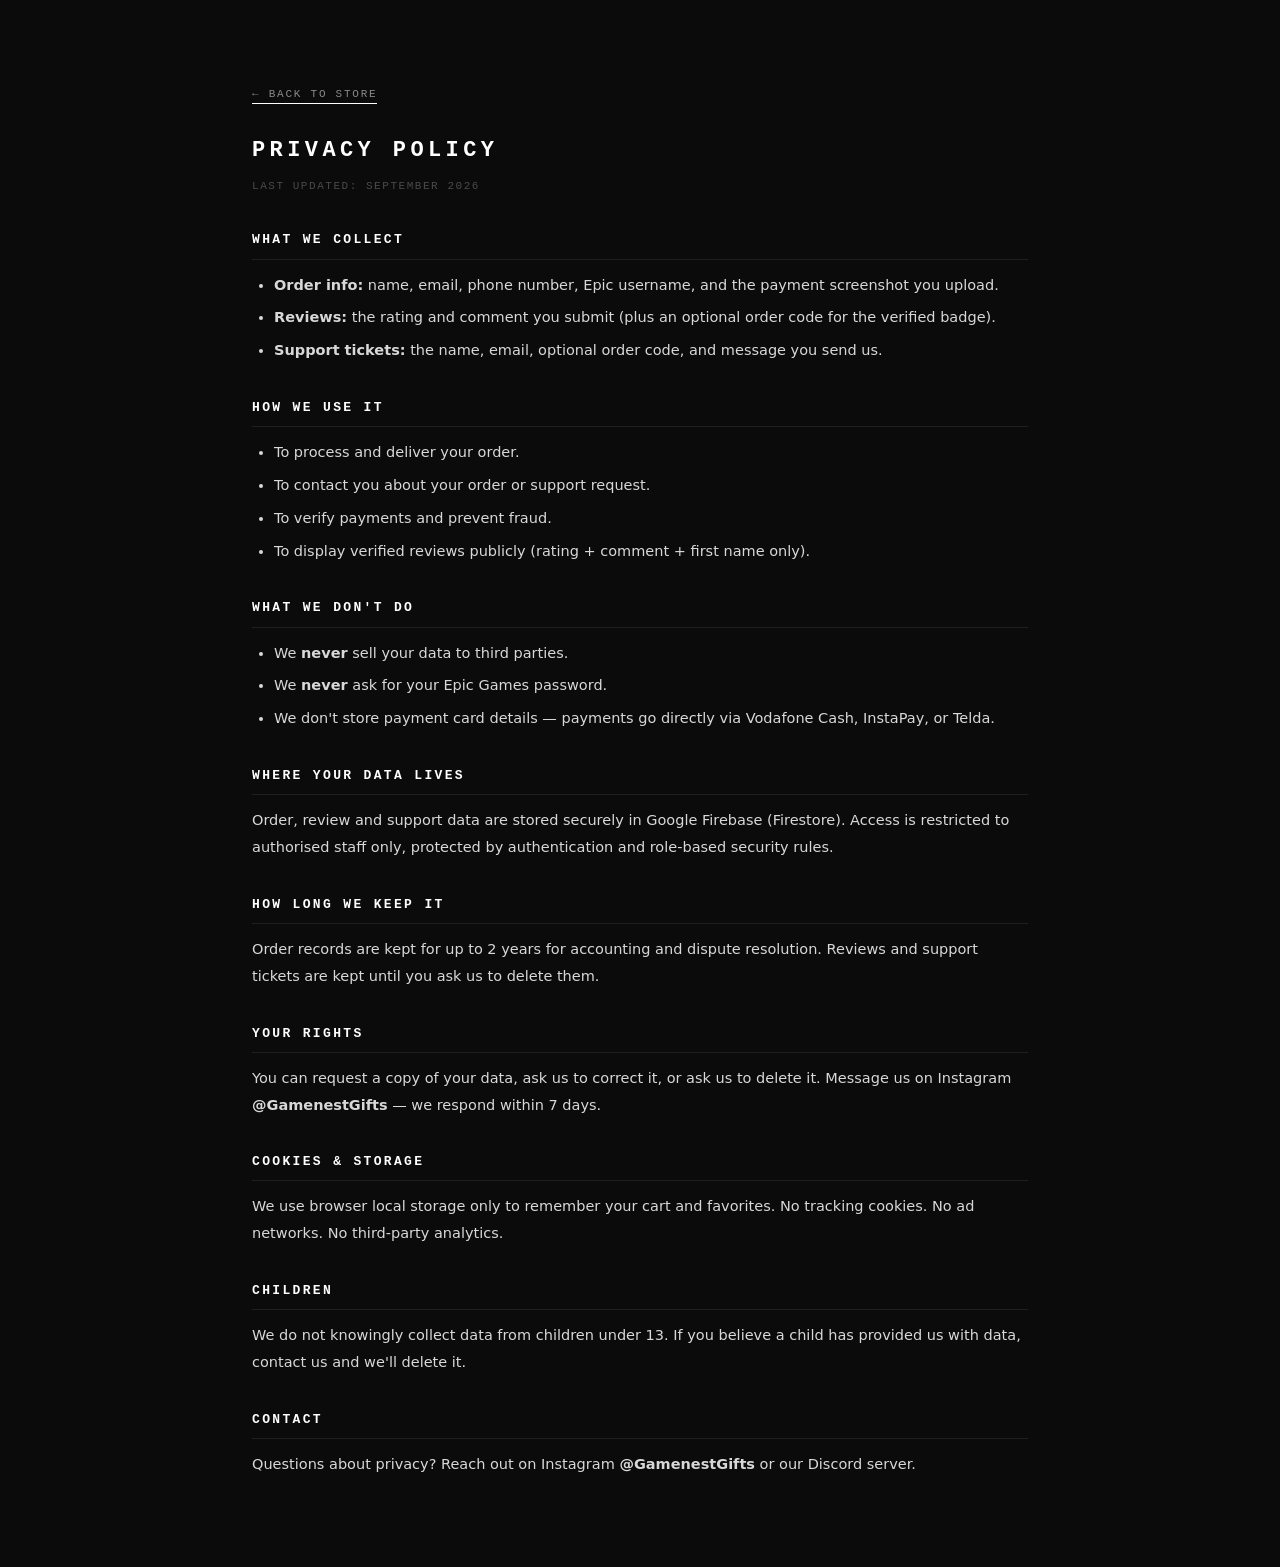
<file: privacy.html>
<!DOCTYPE html>
<html lang="en">
<head>
<meta charset="utf-8">
<meta name="viewport" content="width=device-width,initial-scale=1">
<title>Privacy Policy · GAMENEST</title>
<meta name="robots" content="noindex,follow">
<link rel="icon" type="image/png" href="favicon.png">
<link rel="stylesheet" href="style.css">
<style>
body{padding:80px 22px;max-width:820px;margin:0 auto}
h1{font-family:ui-monospace,monospace;font-size:22px;letter-spacing:.2em;text-transform:uppercase;margin-bottom:8px;color:#fff}
h2{font-family:ui-monospace,monospace;font-size:13px;letter-spacing:.18em;text-transform:uppercase;color:#fff;margin:34px 0 12px;padding-bottom:8px;border-bottom:1px solid #1f1f1f}
p,li{color:#d8d8d8;line-height:1.85;font-size:14.5px;margin-bottom:10px}
ul{padding-left:22px;list-style:disc}
li{margin-bottom:6px}
a{color:#fff;border-bottom:1px solid #fff}
.back{font-family:ui-monospace,monospace;font-size:11px;letter-spacing:.16em;text-transform:uppercase;color:#8a8a8a;display:inline-block;margin-bottom:30px}
.back:hover{color:#fff}
.updated{font-family:ui-monospace,monospace;font-size:11px;color:#4a4a4a;letter-spacing:.14em;text-transform:uppercase;margin-bottom:32px}
</style>
</head>
<body>
<a href="/" class="back">← Back to store</a>
<h1>Privacy Policy</h1>
<p class="updated">Last updated: September 2026</p>

<h2>What we collect</h2>
<ul>
  <li><b>Order info:</b> name, email, phone number, Epic username, and the payment screenshot you upload.</li>
  <li><b>Reviews:</b> the rating and comment you submit (plus an optional order code for the verified badge).</li>
  <li><b>Support tickets:</b> the name, email, optional order code, and message you send us.</li>
</ul>

<h2>How we use it</h2>
<ul>
  <li>To process and deliver your order.</li>
  <li>To contact you about your order or support request.</li>
  <li>To verify payments and prevent fraud.</li>
  <li>To display verified reviews publicly (rating + comment + first name only).</li>
</ul>

<h2>What we don't do</h2>
<ul>
  <li>We <b>never</b> sell your data to third parties.</li>
  <li>We <b>never</b> ask for your Epic Games password.</li>
  <li>We don't store payment card details — payments go directly via Vodafone Cash, InstaPay, or Telda.</li>
</ul>

<h2>Where your data lives</h2>
<p>Order, review and support data are stored securely in Google Firebase (Firestore). Access is restricted to authorised staff only, protected by authentication and role-based security rules.</p>

<h2>How long we keep it</h2>
<p>Order records are kept for up to 2 years for accounting and dispute resolution. Reviews and support tickets are kept until you ask us to delete them.</p>

<h2>Your rights</h2>
<p>You can request a copy of your data, ask us to correct it, or ask us to delete it. Message us on Instagram <b>@GamenestGifts</b> — we respond within 7 days.</p>

<h2>Cookies &amp; storage</h2>
<p>We use browser local storage only to remember your cart and favorites. No tracking cookies. No ad networks. No third-party analytics.</p>

<h2>Children</h2>
<p>We do not knowingly collect data from children under 13. If you believe a child has provided us with data, contact us and we'll delete it.</p>

<h2>Contact</h2>
<p>Questions about privacy? Reach out on Instagram <b>@GamenestGifts</b> or our Discord server.</p>
</body>
</html>
</file>
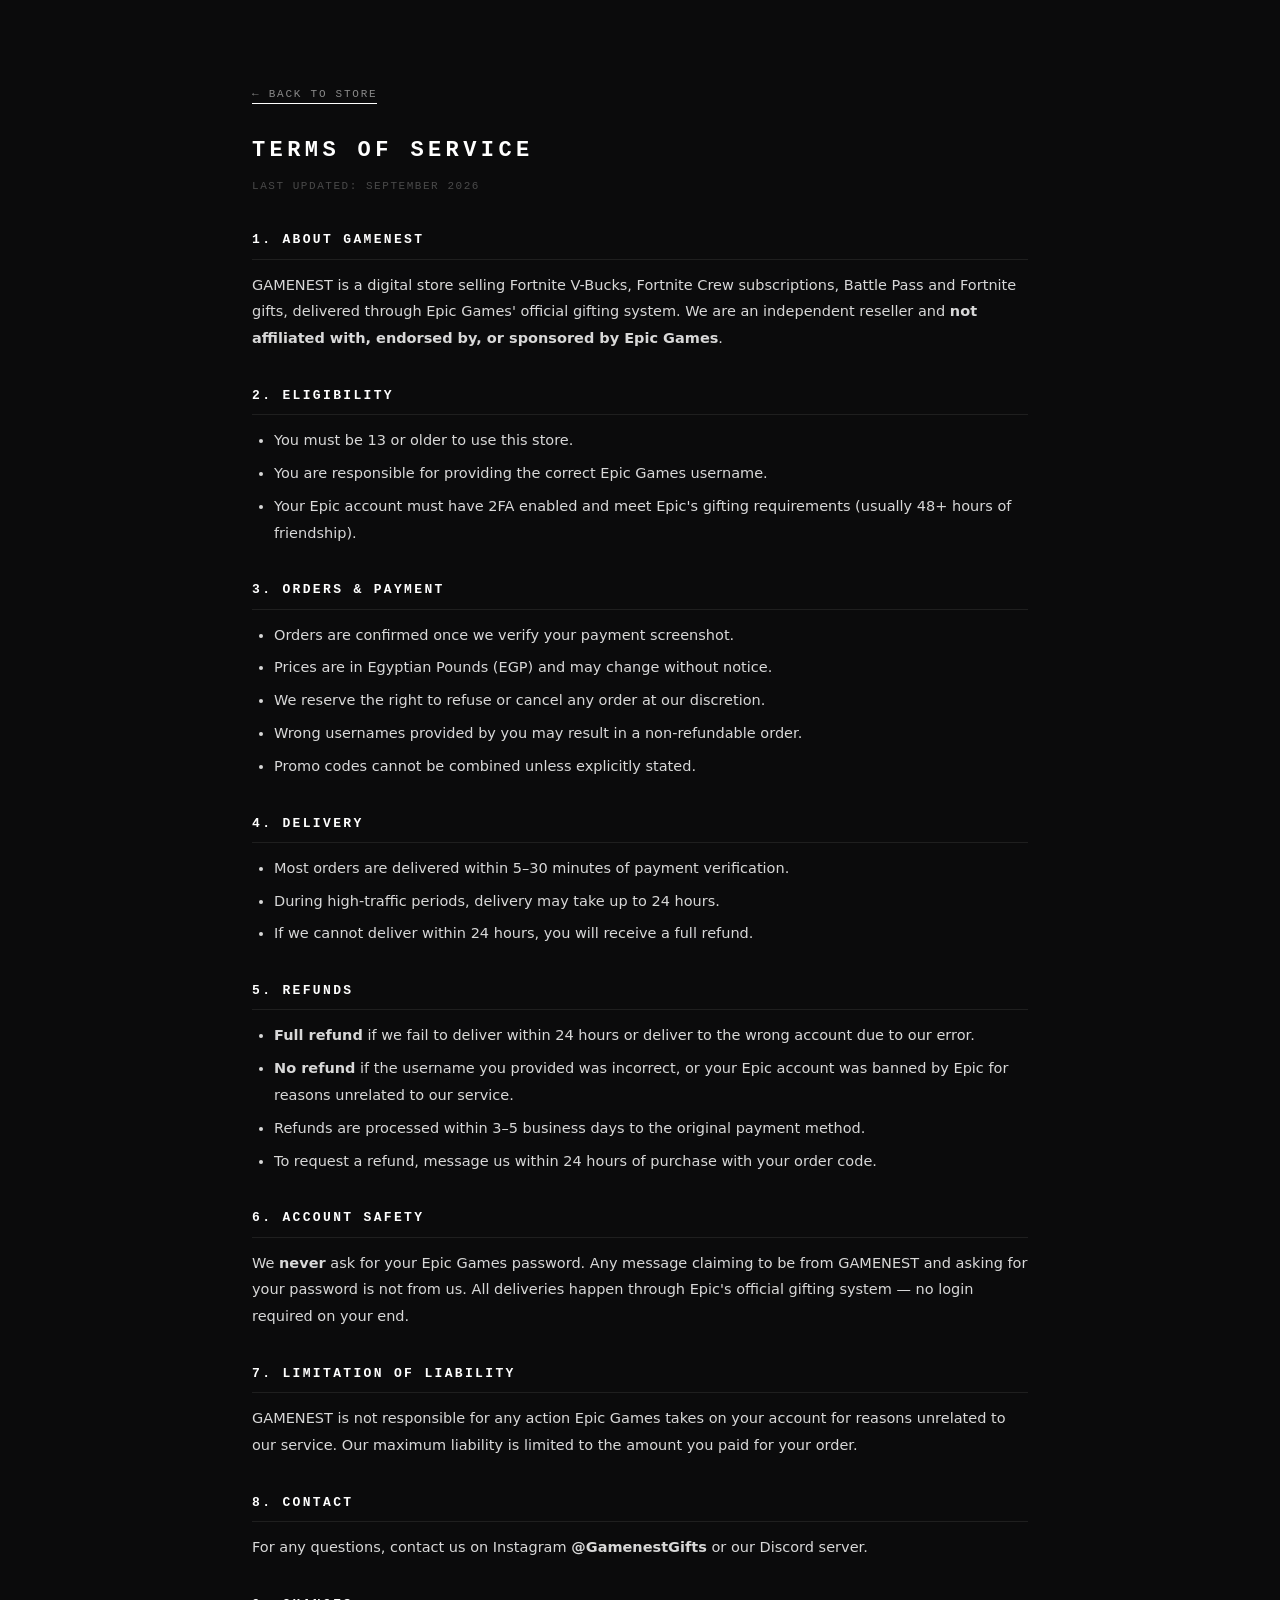
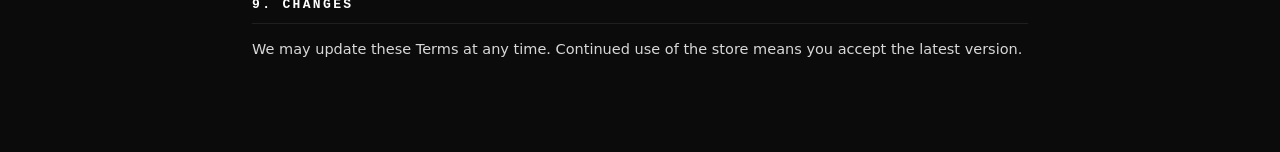
<file: terms.html>
<!DOCTYPE html>
<html lang="en">
<head>
<meta charset="utf-8">
<meta name="viewport" content="width=device-width,initial-scale=1">
<title>Terms of Service · GAMENEST</title>
<meta name="robots" content="noindex,follow">
<link rel="icon" type="image/png" href="favicon.png">
<link rel="stylesheet" href="style.css">
<style>
body{padding:80px 22px;max-width:820px;margin:0 auto}
h1{font-family:ui-monospace,monospace;font-size:22px;letter-spacing:.2em;text-transform:uppercase;margin-bottom:8px;color:#fff}
h2{font-family:ui-monospace,monospace;font-size:13px;letter-spacing:.18em;text-transform:uppercase;color:#fff;margin:34px 0 12px;padding-bottom:8px;border-bottom:1px solid #1f1f1f}
p,li{color:#d8d8d8;line-height:1.85;font-size:14.5px;margin-bottom:10px}
ul{padding-left:22px;list-style:disc}
li{margin-bottom:6px}
a{color:#fff;border-bottom:1px solid #fff}
.back{font-family:ui-monospace,monospace;font-size:11px;letter-spacing:.16em;text-transform:uppercase;color:#8a8a8a;display:inline-block;margin-bottom:30px}
.back:hover{color:#fff}
.updated{font-family:ui-monospace,monospace;font-size:11px;color:#4a4a4a;letter-spacing:.14em;text-transform:uppercase;margin-bottom:32px}
</style>
</head>
<body>
<a href="/" class="back">← Back to store</a>
<h1>Terms of Service</h1>
<p class="updated">Last updated: September 2026</p>

<h2>1. About GAMENEST</h2>
<p>GAMENEST is a digital store selling Fortnite V-Bucks, Fortnite Crew subscriptions, Battle Pass and Fortnite gifts, delivered through Epic Games' official gifting system. We are an independent reseller and <b>not affiliated with, endorsed by, or sponsored by Epic Games</b>.</p>

<h2>2. Eligibility</h2>
<ul>
  <li>You must be 13 or older to use this store.</li>
  <li>You are responsible for providing the correct Epic Games username.</li>
  <li>Your Epic account must have 2FA enabled and meet Epic's gifting requirements (usually 48+ hours of friendship).</li>
</ul>

<h2>3. Orders &amp; Payment</h2>
<ul>
  <li>Orders are confirmed once we verify your payment screenshot.</li>
  <li>Prices are in Egyptian Pounds (EGP) and may change without notice.</li>
  <li>We reserve the right to refuse or cancel any order at our discretion.</li>
  <li>Wrong usernames provided by you may result in a non-refundable order.</li>
  <li>Promo codes cannot be combined unless explicitly stated.</li>
</ul>

<h2>4. Delivery</h2>
<ul>
  <li>Most orders are delivered within 5–30 minutes of payment verification.</li>
  <li>During high-traffic periods, delivery may take up to 24 hours.</li>
  <li>If we cannot deliver within 24 hours, you will receive a full refund.</li>
</ul>

<h2>5. Refunds</h2>
<ul>
  <li><b>Full refund</b> if we fail to deliver within 24 hours or deliver to the wrong account due to our error.</li>
  <li><b>No refund</b> if the username you provided was incorrect, or your Epic account was banned by Epic for reasons unrelated to our service.</li>
  <li>Refunds are processed within 3–5 business days to the original payment method.</li>
  <li>To request a refund, message us within 24 hours of purchase with your order code.</li>
</ul>

<h2>6. Account Safety</h2>
<p>We <b>never</b> ask for your Epic Games password. Any message claiming to be from GAMENEST and asking for your password is not from us. All deliveries happen through Epic's official gifting system — no login required on your end.</p>

<h2>7. Limitation of Liability</h2>
<p>GAMENEST is not responsible for any action Epic Games takes on your account for reasons unrelated to our service. Our maximum liability is limited to the amount you paid for your order.</p>

<h2>8. Contact</h2>
<p>For any questions, contact us on Instagram <b>@GamenestGifts</b> or our Discord server.</p>

<h2>9. Changes</h2>
<p>We may update these Terms at any time. Continued use of the store means you accept the latest version.</p>
</body>
</html>
</file>
<file: style.css>
/* ==========================================================================
   GAMENEST - Black & White Cyber Theme
   ========================================================================== */

:root{
  --bg:#0a0a0a;
  --bg-deep:#060606;
  --bg-soft:#0d0d0d;
  --panel:#111111;
  --panel-2:#151515;
  --panel-3:#1a1a1a;
  --border:#222222;
  --border-2:#2e2e2e;
  --border-3:#3a3a3a;
  --text:#f2f2f2;
  --text-soft:#d8d8d8;
  --muted:#8a8a8a;
  --dim:#4a4a4a;
  --dim-2:#2f2f2f;
  --accent:#ffffff;
  --danger:#ff4a4a;
  --success:#5fc85f;
  --vb:#5fc8ff;
  --mono:ui-monospace,"SFMono-Regular",Menlo,Consolas,"Liberation Mono",monospace;
  --sans:"Rajdhani",system-ui,-apple-system,"Segoe UI",Roboto,sans-serif;
  --ease:cubic-bezier(.4,0,.2,1);
  --ease-out:cubic-bezier(0,0,.2,1);
  --header-h:66px;
}

*,*::before,*::after{box-sizing:border-box;margin:0;padding:0}
html{scroll-behavior:smooth;-webkit-text-size-adjust:100%}
body{
  background:var(--bg);
  color:var(--text);
  font-family:var(--sans);
  font-size:16px;
  line-height:1.55;
  -webkit-font-smoothing:antialiased;
  -moz-osx-font-smoothing:grayscale;
  min-height:100vh;
  overflow-x:hidden;
  position:relative;
}
a{color:inherit;text-decoration:none}
img,svg{max-width:100%;display:block}
button,input,textarea,select{font-family:inherit;font-size:inherit;color:inherit}
button{background:none;border:none;cursor:pointer}
ul,ol{list-style:none}
details>summary{list-style:none}
::selection{background:var(--accent);color:var(--bg)}

::-webkit-scrollbar{width:10px;height:10px}
::-webkit-scrollbar-track{background:#0a0a0a}
::-webkit-scrollbar-thumb{background:#2a2a2a;border:2px solid #0a0a0a}
::-webkit-scrollbar-thumb:hover{background:#3a3a3a}

.wrap{max-width:1240px;margin:0 auto;padding:0 22px;width:100%}

/* ==========================================================================
   HEADER
   ========================================================================== */
.site-header{
  position:sticky;top:0;z-index:80;
  background:rgba(10,10,10,.92);
  backdrop-filter:blur(16px);
  -webkit-backdrop-filter:blur(16px);
  border-bottom:1px solid var(--border);
}
.nav{
  display:flex;align-items:center;justify-content:space-between;
  gap:22px;padding:12px 22px;min-height:var(--header-h);
}
.brand{
  display:flex;align-items:center;gap:11px;flex-shrink:0;
  color:var(--accent);transition:opacity .25s var(--ease);
}
.brand:hover{opacity:.82}
.brand-logo{
  width:36px;height:36px;object-fit:contain;
  filter:drop-shadow(0 0 10px rgba(255,255,255,.22));
}
.brand-text{
  font-weight:900;letter-spacing:.18em;font-size:20px;
  text-transform:uppercase;line-height:1;
}
.brand-text small{
  color:var(--muted);font-weight:600;letter-spacing:.14em;
  font-size:.9em;
}
.nav-links{
  display:flex;align-items:center;justify-content:center;
  gap:22px;flex:1;
  font-size:12px;font-weight:700;
  text-transform:uppercase;letter-spacing:.14em;
}
.nav-links a{
  color:var(--muted);position:relative;padding:6px 0;
  transition:color .22s var(--ease);
}
.nav-links a::after{
  content:"";position:absolute;left:0;right:0;bottom:-2px;
  height:1px;background:var(--accent);
  transform:scaleX(0);transform-origin:left;
  transition:transform .3s var(--ease-out);
}
.nav-links a:hover{color:var(--accent)}
.nav-links a:hover::after{transform:scaleX(1)}
.lang-btn{
  background:transparent;border:1px solid var(--border-2);
  color:var(--text);padding:8px 14px;
  font-size:11px;font-weight:800;letter-spacing:.16em;
  text-transform:uppercase;transition:.22s var(--ease);
}
.lang-btn:hover{background:var(--accent);color:var(--bg);border-color:var(--accent)}
.nav-icons{display:flex;align-items:center;gap:4px;flex-shrink:0}
.icon-btn{
  position:relative;color:var(--text);
  padding:9px;display:flex;align-items:center;justify-content:center;
  transition:.2s var(--ease);border-radius:2px;
}
.icon-btn:hover{color:var(--accent);background:rgba(255,255,255,.05)}
.icon-btn svg{width:21px;height:21px}
.badge{
  position:absolute;top:2px;right:2px;
  background:var(--accent);color:var(--bg);
  font-family:var(--mono);font-size:9px;font-weight:800;
  min-width:17px;height:17px;padding:0 4px;
  display:flex;align-items:center;justify-content:center;
  border-radius:9px;box-shadow:0 0 8px rgba(255,255,255,.4);
}
.menu-btn{display:none;color:var(--text);font-size:24px;padding:4px 8px;line-height:1}

/* ==========================================================================
   HERO
   ========================================================================== */
.hero{
  min-height:96vh;display:flex;flex-direction:column;
  align-items:center;justify-content:center;
  text-align:center;padding:110px 22px 80px;
  position:relative;overflow:hidden;
}
.marquee{
  position:absolute;left:0;right:0;white-space:nowrap;overflow:hidden;
  font-weight:900;line-height:1;
  color:rgba(255,255,255,.038);
  letter-spacing:.08em;text-transform:uppercase;
  pointer-events:none;user-select:none;
}
.marquee span{
  display:inline-block;padding-right:60px;
  animation:slideLeft 50s linear infinite;
}
.marquee-top{top:5%;font-size:clamp(4rem,10vw,9rem)}
.marquee-mid{top:44%;font-size:clamp(3rem,7vw,6rem);color:rgba(255,255,255,.025)}
.marquee-bot{bottom:6%;font-size:clamp(4rem,10vw,9rem)}
.marquee-mid span,.marquee-bot span{animation-direction:reverse;animation-duration:60s}
@keyframes slideLeft{from{transform:translateX(0)}to{transform:translateX(-50%)}}
.grid-bg{
  position:absolute;inset:0;pointer-events:none;opacity:.4;
  background-image:
    linear-gradient(rgba(255,255,255,.05) 1px,transparent 1px),
    linear-gradient(90deg,rgba(255,255,255,.05) 1px,transparent 1px);
  background-size:52px 52px;
  mask-image:radial-gradient(circle at 50% 50%,#000 30%,transparent 75%);
  -webkit-mask-image:radial-gradient(circle at 50% 50%,#000 30%,transparent 75%);
}
.corner{position:absolute;width:32px;height:32px;border:2px solid rgba(255,255,255,.22);pointer-events:none}
.corner-tl{top:26px;left:26px;border-right:none;border-bottom:none}
.corner-tr{top:26px;right:26px;border-left:none;border-bottom:none;border-color:rgba(255,255,255,.11)}
.corner-bl{bottom:26px;left:26px;border-right:none;border-top:none;border-color:rgba(255,255,255,.11)}
.corner-br{bottom:26px;right:26px;border-left:none;border-top:none}
.hero-meta{
  position:absolute;font-family:var(--mono);font-size:9px;
  letter-spacing:.34em;text-transform:uppercase;
  color:rgba(255,255,255,.17);
  pointer-events:none;user-select:none;
  display:none;white-space:nowrap;
}
.hero-meta-right{right:28px;top:50%;transform:translateY(-50%) rotate(90deg);transform-origin:center}
.hero-meta-left{left:28px;top:50%;transform:translateY(-50%) rotate(-90deg);transform-origin:center}
@media(min-width:1024px){.hero-meta{display:block}}
.hero-inner{
  position:relative;z-index:2;
  display:flex;flex-direction:column;align-items:center;
  max-width:880px;gap:18px;
}
.hero-mark{
  width:clamp(100px,16vw,160px);height:auto;
  margin-bottom:4px;opacity:.95;
  filter:drop-shadow(0 0 34px rgba(255,255,255,.28));
  animation:floatY 7s ease-in-out infinite;
}
@keyframes floatY{0%,100%{transform:translateY(0)}50%{transform:translateY(-12px)}}
.hero-status{display:flex;flex-direction:column;align-items:center;gap:8px}
.tag{
  display:inline-flex;align-items:center;gap:8px;
  font-family:var(--mono);font-size:10px;letter-spacing:.26em;
  text-transform:uppercase;color:var(--muted);
  border:1px solid var(--border-2);padding:7px 14px;
  background:rgba(255,255,255,.02);
}
.tag-sub{font-family:var(--mono);font-size:9px;letter-spacing:.24em;text-transform:uppercase;color:rgba(255,255,255,.24)}
.dot{
  width:7px;height:7px;background:var(--accent);border-radius:50%;
  box-shadow:0 0 10px rgba(255,255,255,.6);
  animation:pulse 1.6s infinite;
}
@keyframes pulse{0%,100%{opacity:1;transform:scale(1)}50%{opacity:.35;transform:scale(.82)}}
.glitch{
  position:relative;
  font-size:clamp(3rem,9vw,6.6rem);
  font-weight:900;letter-spacing:-.025em;
  line-height:.92;text-transform:uppercase;
  margin:14px 0 6px;
  text-shadow:0 0 42px rgba(255,255,255,.2);
}
.glitch::before,.glitch::after{
  content:attr(data-text);
  position:absolute;top:0;left:0;
  width:100%;height:100%;
  pointer-events:none;opacity:.85;
}
.glitch::before{
  color:rgba(255,255,255,.6);transform:translate(-2px,0);
  clip-path:polygon(0 0,100% 0,100% 45%,0 45%);
  animation:glitchTop 4s steps(3) infinite;
}
.glitch::after{
  color:rgba(255,255,255,.35);transform:translate(2px,0);
  clip-path:polygon(0 55%,100% 55%,100% 100%,0 100%);
  animation:glitchBot 4s steps(3) infinite;
}
@keyframes glitchTop{0%,92%,100%{transform:translate(-2px,0);opacity:.85}93%{transform:translate(-6px,-2px);opacity:.5}96%{transform:translate(4px,1px);opacity:.7}}
@keyframes glitchBot{0%,92%,100%{transform:translate(2px,0);opacity:.75}93%{transform:translate(6px,2px);opacity:.4}96%{transform:translate(-4px,-1px);opacity:.6}}
.hero-text{max-width:660px;color:var(--muted);font-size:1.05rem;font-weight:500;line-height:1.75;margin-bottom:14px}
.btns{display:flex;gap:14px;flex-wrap:wrap;justify-content:center;margin-bottom:12px}
.hero-trust{display:flex;flex-wrap:wrap;justify-content:center;gap:20px;margin-top:6px}
.hero-trust li{
  display:inline-flex;align-items:center;gap:8px;
  font-family:var(--mono);font-size:10.5px;letter-spacing:.16em;
  text-transform:uppercase;color:var(--muted);
}
.hero-trust .tick{
  color:var(--accent);font-weight:900;
  width:16px;height:16px;display:flex;align-items:center;justify-content:center;
  border:1px solid rgba(255,255,255,.35);border-radius:50%;
  font-size:10px;
}
.scroll-hint{
  display:inline-flex;flex-direction:column;align-items:center;gap:6px;
  font-family:var(--mono);font-size:9px;letter-spacing:.32em;
  text-transform:uppercase;color:var(--dim);
  margin-top:36px;transition:color .2s;
}
.scroll-hint svg{width:18px;height:18px;animation:bounceY 2s infinite}
.scroll-hint:hover{color:var(--accent)}
@keyframes bounceY{0%,100%{transform:translateY(0);opacity:.6}50%{transform:translateY(6px);opacity:1}}

/* ==========================================================================
   BUTTONS
   ========================================================================== */
.btn{
  display:inline-block;padding:15px 34px;
  font-family:var(--mono);font-size:12px;font-weight:800;
  letter-spacing:.2em;text-transform:uppercase;text-align:center;
  border:2px solid var(--accent);color:var(--accent);
  background:transparent;cursor:pointer;
  transition:.25s var(--ease);position:relative;
}
.btn:hover{background:var(--accent);color:var(--bg);box-shadow:0 0 26px rgba(255,255,255,.3)}
.btn:active{transform:translateY(1px)}
.btn.ghost{border-color:rgba(255,255,255,.3);color:var(--muted)}
.btn.ghost:hover{border-color:var(--accent);color:var(--accent);background:transparent;box-shadow:none}

/* ==========================================================================
   TICKER STRIP
   ========================================================================== */
.ticker{
  background:#080808;border-top:1px solid var(--border);
  border-bottom:1px solid var(--border);
  padding:12px 0;overflow:hidden;white-space:nowrap;
}
.ticker-track{
  display:inline-block;
  animation:tickerRun 55s linear infinite;
  font-family:var(--mono);font-size:12px;font-weight:700;
  letter-spacing:.18em;text-transform:uppercase;color:var(--muted);
}
.ticker-track span{padding:0 22px}
.ticker-track .sep{color:var(--dim);padding:0}
@keyframes tickerRun{from{transform:translateX(0)}to{transform:translateX(-50%)}}

/* ==========================================================================
   SECTIONS
   ========================================================================== */
.section{padding:110px 22px;position:relative;max-width:1280px;margin:0 auto}
.sec-head{
  text-align:center;margin-bottom:70px;position:relative;z-index:2;
  display:flex;flex-direction:column;align-items:center;gap:10px;
}
.sec-label{font-family:var(--mono);font-size:10px;letter-spacing:.34em;text-transform:uppercase;color:var(--dim)}
.sec-title{
  font-size:clamp(1.8rem,4.6vw,2.9rem);font-weight:900;
  letter-spacing:.02em;text-transform:uppercase;
  text-shadow:0 0 28px rgba(255,255,255,.16);
}
.sec-sub{font-family:var(--mono);font-size:11px;letter-spacing:.24em;text-transform:uppercase;color:var(--muted);max-width:640px}
.sec-bar{width:72px;height:2px;background:var(--accent);margin-top:20px;filter:drop-shadow(0 0 6px rgba(255,255,255,.7))}
.sec-img{
  width:clamp(88px,13vw,140px);height:auto;
  filter:drop-shadow(0 0 24px rgba(255,255,255,.22));
  margin:4px 0 8px;
  animation:floatY 6s ease-in-out infinite;
}
.sec-img-crown{opacity:.9}
.glow{
  position:absolute;border-radius:50%;pointer-events:none;
  background:radial-gradient(circle,rgba(255,255,255,.07),transparent 70%);
  filter:blur(80px);
}
.glow-tr{width:440px;height:440px;top:12%;right:-10%}
.glow-bl{width:360px;height:360px;bottom:6%;left:-10%}

/* ==========================================================================
   PROCESS CARDS
   ========================================================================== */
.process-grid{display:grid;grid-template-columns:1fr;gap:28px;position:relative;z-index:2}
@media(min-width:900px){.process-grid{grid-template-columns:repeat(3,1fr)}}
.process-line{display:none}
@media(min-width:900px){
  .process-line{
    display:block;position:absolute;top:44%;left:0;right:0;
    height:1px;
    background:linear-gradient(90deg,transparent,rgba(255,255,255,.35),transparent);
    z-index:-1;
  }
}
.pcard{
  background:rgba(17,17,17,.8);
  border:1px solid var(--border);
  padding:40px 30px;
  display:flex;flex-direction:column;gap:22px;
  position:relative;overflow:hidden;
  transition:.35s var(--ease);
}
.pcard:hover{
  transform:translateY(-6px);
  border-color:rgba(255,255,255,.55);
  box-shadow:0 0 36px rgba(255,255,255,.09);
}
.pnum{
  position:absolute;top:8px;right:22px;
  font-family:var(--mono);font-size:5.6rem;font-weight:900;
  color:rgba(255,255,255,.055);line-height:1;user-select:none;
}
html[dir="rtl"] .pnum{right:auto;left:22px}
.ptick{width:32px;height:3px;background:var(--accent);opacity:.75;transition:width .4s var(--ease)}
.pcard:hover .ptick{width:68px}
.pbody h3{
  font-size:13px;font-weight:800;letter-spacing:.16em;
  text-transform:uppercase;margin-bottom:12px;
  display:flex;gap:10px;align-items:center;font-family:var(--mono);
}
.pbody h3 span:first-child{color:rgba(255,255,255,.45)}
.pbody p{color:var(--muted);font-size:14px;line-height:1.75}
.pfoot{
  display:flex;justify-content:space-between;
  font-family:var(--mono);font-size:9px;letter-spacing:.18em;
  text-transform:uppercase;color:rgba(255,255,255,.28);margin-top:auto;
}

/* ==========================================================================
   PRODUCT GRID
   ========================================================================== */
.pgrid{display:grid;grid-template-columns:repeat(auto-fill,minmax(235px,1fr));gap:18px}
.pcard-prod{
  background:var(--panel);border:1px solid var(--border);
  display:flex;flex-direction:column;
  transition:.32s var(--ease);
  position:relative;overflow:hidden;
}
.pcard-prod::before{
  content:"";position:absolute;top:0;left:0;right:0;height:2px;
  background:var(--accent);
  transform:scaleX(0);transform-origin:left;
  transition:transform .35s var(--ease);z-index:2;
}
.pcard-prod:hover{
  border-color:rgba(255,255,255,.5);
  box-shadow:0 0 32px rgba(255,255,255,.1);
  transform:translateY(-5px);
}
.pcard-prod:hover::before{transform:scaleX(1)}
.pcard-media{
  position:relative;aspect-ratio:3/4;
  background:
    radial-gradient(circle at 50% 40%, rgba(255,255,255,.05), transparent 65%),
    #0d0d0d;
  display:flex;align-items:center;justify-content:center;
  border-bottom:1px solid var(--border);overflow:hidden;
}
.pcard-media img{
  width:68%;height:68%;object-fit:contain;
  filter:drop-shadow(0 10px 30px rgba(255,255,255,.16));
  transition:transform .45s var(--ease);
}
.pcard-prod:hover .pcard-media img{transform:scale(1.07)}
.fav-btn{
  position:absolute;top:10px;right:10px;z-index:3;
  background:rgba(0,0,0,.65);
  border:1px solid var(--border-2);
  width:34px;height:34px;
  display:flex;align-items:center;justify-content:center;
  cursor:pointer;transition:.22s var(--ease);
  color:var(--muted);padding:0;
}
.fav-btn svg{width:15px;height:15px}
.fav-btn:hover{border-color:var(--accent);color:var(--accent)}
.fav-btn.active{color:var(--accent);border-color:var(--accent);background:rgba(255,255,255,.08)}
.pcard-info{padding:16px 14px;display:flex;flex-direction:column;gap:10px;flex:1}
.pcard-tag{font-family:var(--mono);font-size:9px;letter-spacing:.18em;text-transform:uppercase;color:var(--dim)}
.pcard-title{font-size:14.5px;font-weight:800;letter-spacing:.01em;color:var(--text);line-height:1.3}
.pcard-price{font-family:var(--mono);font-size:11px;letter-spacing:.14em;color:var(--muted);text-transform:uppercase}
.pcard-price b{color:var(--accent);font-size:1rem;font-weight:900;letter-spacing:0;margin-left:4px}
.pcard-actions{display:grid;grid-template-columns:1fr 1fr;gap:8px;margin-top:auto}
.pcard-btn{
  border:1.5px solid var(--accent);background:transparent;
  color:var(--accent);padding:10px 6px;
  font-size:10px;font-weight:800;letter-spacing:.14em;
  text-transform:uppercase;cursor:pointer;
  transition:.22s var(--ease);font-family:var(--mono);
}
.pcard-btn:hover{background:var(--accent);color:var(--bg)}
.pcard-btn.fill{background:var(--accent);color:var(--bg)}
.pcard-btn.fill:hover{background:transparent;color:var(--accent)}

/* ==========================================================================
   DEAL BANNER
   ========================================================================== */
.deal-banner{padding:60px 22px}
.deal-inner{
  background:linear-gradient(135deg,rgba(255,255,255,.02),transparent 60%),var(--panel);
  border:1px solid rgba(255,255,255,.28);
  padding:56px 40px;text-align:center;
  position:relative;overflow:hidden;
  max-width:920px;margin:0 auto;
}
.deal-inner::before{
  content:"";position:absolute;inset:0;
  background-image:
    linear-gradient(rgba(255,255,255,.03) 1px,transparent 1px),
    linear-gradient(90deg,rgba(255,255,255,.03) 1px,transparent 1px);
  background-size:34px 34px;pointer-events:none;
}
.deal-tag{position:relative;font-family:var(--mono);font-size:10px;letter-spacing:.34em;text-transform:uppercase;color:var(--dim);margin-bottom:14px}
.deal-title{position:relative;font-size:clamp(1.8rem,4.4vw,2.6rem);font-weight:900;text-transform:uppercase;letter-spacing:.02em;margin-bottom:10px}
.deal-sub{position:relative;font-family:var(--mono);font-size:11px;letter-spacing:.22em;text-transform:uppercase;color:var(--muted);margin-bottom:26px}
.countdown{position:relative;display:flex;justify-content:center;gap:14px;margin-bottom:28px;flex-wrap:wrap}
.cd-block{min-width:82px;padding:16px 12px;background:rgba(255,255,255,.04);border:1px solid var(--border-2);display:flex;flex-direction:column;align-items:center;gap:4px}
.cd-num{font-family:var(--mono);font-size:1.9rem;font-weight:900;color:var(--accent);letter-spacing:.02em;line-height:1}
.cd-lbl{font-family:var(--mono);font-size:9px;letter-spacing:.28em;text-transform:uppercase;color:var(--dim)}

/* ==========================================================================
   WHY GRID
   ========================================================================== */
.why-grid{display:grid;grid-template-columns:repeat(auto-fit,minmax(260px,1fr));gap:18px}
.why-card{
  background:var(--panel);border:1px solid var(--border);
  padding:32px 26px;transition:.3s var(--ease);
  position:relative;overflow:hidden;
}
.why-card::before{
  content:"";position:absolute;top:0;left:0;right:0;height:2px;
  background:var(--accent);
  transform:scaleX(0);transform-origin:left;
  transition:transform .35s var(--ease);
}
.why-card:hover{border-color:rgba(255,255,255,.5);box-shadow:0 0 30px rgba(255,255,255,.09);transform:translateY(-5px)}
.why-card:hover::before{transform:scaleX(1)}
.why-icon{font-size:2rem;line-height:1;margin-bottom:16px;filter:grayscale(1) brightness(2)}
.why-card h3{font-family:var(--mono);font-size:13px;font-weight:800;letter-spacing:.16em;text-transform:uppercase;margin-bottom:12px;color:var(--accent)}
.why-card p{color:var(--muted);font-size:14px;line-height:1.7}

/* ==========================================================================
   PAYMENT GATEWAYS
   ========================================================================== */
.gateways{display:grid;grid-template-columns:repeat(auto-fit,minmax(320px,1fr));gap:18px}
.gateway{
  background:#0a0a0a;border:1px solid rgba(255,255,255,.35);
  padding:24px 22px 26px;display:flex;flex-direction:column;gap:12px;
  transition:.3s var(--ease);position:relative;
}
.gateway:hover{border-color:var(--accent);box-shadow:0 0 28px rgba(255,255,255,.12)}
.gw-icon{
  width:48px;height:48px;object-fit:contain;
  background:rgba(255,255,255,.04);
  border:1px solid var(--border-2);padding:6px;margin-bottom:6px;
}
.gw-head{font-family:var(--mono);font-size:10.5px;letter-spacing:.22em;color:var(--accent);font-weight:800}
.gw-line{font-family:var(--mono);font-size:11px;letter-spacing:.14em;color:var(--muted);text-transform:uppercase;line-height:1.95}
.gw-line b{color:var(--text);font-weight:800}
.gw-line .gw-val{color:var(--accent)}
.gw-btn{
  margin-top:10px;background:var(--accent);color:var(--bg);
  border:2px solid var(--accent);padding:15px 18px;cursor:pointer;
  font-family:var(--mono);font-size:11.5px;font-weight:800;
  letter-spacing:.16em;text-transform:uppercase;transition:.24s var(--ease);
}
.gw-btn:hover{background:transparent;color:var(--accent);box-shadow:0 0 28px rgba(255,255,255,.3)}
.gateway-compact{padding:16px 18px;gap:9px}
.gateway-compact .gw-btn{padding:12px 14px;font-size:11px}

/* ==========================================================================
   FAQ
   ========================================================================== */
.faq-list{max-width:860px;margin:0 auto;display:flex;flex-direction:column;gap:12px}
details{background:var(--panel);border:1px solid var(--border);padding:24px 28px;transition:.25s var(--ease)}
details:hover{border-color:var(--dim)}
details[open]{border-color:rgba(255,255,255,.55)}
summary{cursor:pointer;font-weight:800;font-size:15px;display:flex;justify-content:space-between;align-items:center;gap:16px;text-transform:uppercase;letter-spacing:.04em}
summary::-webkit-details-marker{display:none}
summary::after{
  content:"+";font-size:22px;color:var(--muted);
  transition:.25s var(--ease);flex-shrink:0;
  width:24px;height:24px;display:flex;align-items:center;justify-content:center;
}
details[open] summary::after{content:"-";color:var(--accent);transform:rotate(180deg)}
details p{color:var(--muted);font-size:14px;line-height:1.8;margin-top:16px;padding-top:16px;border-top:1px solid var(--border)}

/* ==========================================================================
   REVIEWS
   ========================================================================== */
.review-form{
  max-width:640px;margin:0 auto 40px;
  background:var(--panel);border:1px solid var(--border);
  padding:32px 28px;display:flex;flex-direction:column;gap:18px;
}
.star-input{display:flex;gap:6px;justify-content:center}
.star{background:none;border:none;cursor:pointer;font-size:36px;line-height:1;color:var(--dim);transition:color .15s, transform .15s}
.star:hover{transform:scale(1.1)}
.star.hovered,.star.selected{color:var(--accent)}
.review-form input,
.review-form textarea{
  background:transparent;border:none;
  border-bottom:1.5px solid var(--border);
  color:var(--text);padding:12px 0;
  font-family:inherit;font-size:15px;outline:none;
  transition:border-color .22s;resize:none;width:100%;
}
.review-form input:focus,
.review-form textarea:focus{border-color:var(--accent)}
.review-form input::placeholder,
.review-form textarea::placeholder{color:var(--dim)}
.review-form textarea{min-height:90px}
.review-form .btn{width:100%}
.review-note{font-family:var(--mono);font-size:11px;letter-spacing:.16em;text-transform:uppercase;color:var(--muted);text-align:center;min-height:1em}
.review-list{display:grid;grid-template-columns:repeat(auto-fit,minmax(280px,1fr));gap:18px}
.review-card{background:var(--panel);border:1px solid var(--border);padding:26px 22px;display:flex;flex-direction:column;gap:14px;transition:.25s}
.review-card:hover{border-color:rgba(255,255,255,.5);box-shadow:0 0 24px rgba(255,255,255,.08)}
.review-stars{font-size:18px;letter-spacing:4px;color:var(--accent)}
.review-card p{color:var(--text);font-size:14px;line-height:1.7;flex:1}
.review-meta{font-family:var(--mono);font-size:10px;letter-spacing:.16em;text-transform:uppercase;color:var(--muted);padding-top:14px;border-top:1px solid var(--border)}
.review-empty{grid-column:1 / -1;text-align:center;padding:48px 0;font-family:var(--mono);font-size:11px;letter-spacing:.18em;text-transform:uppercase;color:var(--dim)}
.review-muted{color:var(--dim);font-style:italic}

/* ==========================================================================
   FINAL CTA
   ========================================================================== */
.final-cta{padding:100px 22px 130px}
.cta-inner{max-width:820px;margin:0 auto;text-align:center;display:flex;flex-direction:column;align-items:center;gap:14px}
.cta-title{font-size:clamp(1.9rem,5vw,3rem);font-weight:900;text-transform:uppercase;letter-spacing:.02em;text-shadow:0 0 34px rgba(255,255,255,.18)}
.cta-sub{font-family:var(--mono);font-size:11px;letter-spacing:.22em;text-transform:uppercase;color:var(--muted);max-width:560px;margin-bottom:12px}

/* ==========================================================================
   MODALS
   ========================================================================== */
.modal{position:fixed;inset:0;z-index:120;display:none;align-items:center;justify-content:center;padding:22px;background:rgba(0,0,0,.86);backdrop-filter:blur(10px);-webkit-backdrop-filter:blur(10px)}
.modal.open{display:flex;animation:modalFade .22s var(--ease)}
@keyframes modalFade{from{opacity:0}to{opacity:1}}
.modal-backdrop{position:absolute;inset:0}
.modal-box{
  background:var(--bg);border:1px solid rgba(255,255,255,.35);
  width:100%;position:relative;
  max-height:92vh;overflow-y:auto;z-index:1;
  box-shadow:0 0 70px rgba(255,255,255,.1);
  animation:modalSlide .28s var(--ease-out);
}
@keyframes modalSlide{from{transform:translateY(14px) scale(.985);opacity:0}to{transform:translateY(0) scale(1);opacity:1}}
.modal-close{
  position:absolute;top:14px;right:18px;
  background:none;border:none;color:var(--muted);
  font-size:26px;line-height:1;z-index:5;
  width:32px;height:32px;
  display:flex;align-items:center;justify-content:center;
  transition:.2s var(--ease);
}
html[dir="rtl"] .modal-close{right:auto;left:18px}
.modal-close:hover{color:var(--accent);transform:rotate(90deg)}

/* PRODUCT DETAIL */
.modal-detail{max-width:1000px}
.detail-grid{display:grid;grid-template-columns:1fr;gap:0}
@media(min-width:820px){.detail-grid{grid-template-columns:1fr 1.15fr}}
.detail-visual{
  padding:44px 32px;border-bottom:1px solid var(--border);
  display:flex;flex-direction:column;gap:22px;
  background:radial-gradient(circle at 50% 30%, rgba(255,255,255,.05), transparent 70%),var(--panel);
}
@media(min-width:820px){.detail-visual{border-bottom:none;border-right:1px solid var(--border)}}
.detail-visual-inner{
  display:flex;flex-direction:column;align-items:center;justify-content:center;
  gap:16px;min-height:290px;position:relative;
  border:1px dashed rgba(255,255,255,.15);padding:26px;
}
#detailImg{width:clamp(130px,22vw,210px);height:auto;filter:drop-shadow(0 14px 44px rgba(255,255,255,.22));animation:floatY 6s ease-in-out infinite}
.detail-code{font-family:var(--mono);font-size:10px;letter-spacing:.32em;text-transform:uppercase;color:var(--dim)}
.detail-telemetry{display:flex;flex-direction:column;gap:8px;font-family:var(--mono);font-size:11px;border-top:1px solid var(--border);padding-top:18px}
.tel-row{display:flex;justify-content:space-between;color:var(--muted);gap:12px;letter-spacing:.08em;text-transform:uppercase}
.tel-row span:last-child{color:var(--text)}
.detail-info{padding:44px 36px;display:flex;flex-direction:column;gap:20px}
.detail-label{font-family:var(--mono);font-size:10px;letter-spacing:.32em;text-transform:uppercase;color:var(--dim)}
.detail-info h2{font-size:clamp(1.5rem,3.4vw,2.2rem);font-weight:900;text-transform:uppercase;letter-spacing:.02em;line-height:1.1}
.detail-desc{color:var(--muted);font-size:14px;line-height:1.8}
.detail-price-row{display:flex;justify-content:space-between;align-items:baseline;gap:16px;padding:18px 0;border-top:1px solid var(--border);border-bottom:1px solid var(--border)}
.detail-price-label{font-family:var(--mono);font-size:10px;letter-spacing:.24em;text-transform:uppercase;color:var(--dim)}
.detail-price b{font-family:var(--mono);font-size:1.9rem;font-weight:900;color:var(--accent)}
.delivery-protocol{background:var(--panel);border:1px solid var(--border);padding:20px 22px}
.dp-head{font-family:var(--mono);font-size:10px;letter-spacing:.28em;text-transform:uppercase;color:var(--dim);margin-bottom:16px}
.delivery-protocol ol{display:flex;flex-direction:column;gap:14px;counter-reset:dp}
.delivery-protocol li{counter-increment:dp;position:relative;padding-left:36px}
.delivery-protocol li::before{
  content:counter(dp);position:absolute;left:0;top:0;
  width:24px;height:24px;display:flex;align-items:center;justify-content:center;
  font-family:var(--mono);font-size:10px;font-weight:800;
  background:rgba(255,255,255,.06);border:1px solid var(--border-2);color:var(--accent);
}
.delivery-protocol li b{display:block;font-size:12px;font-weight:800;letter-spacing:.06em;text-transform:uppercase;color:var(--text);margin-bottom:2px}
.delivery-protocol li span{font-size:12.5px;color:var(--muted)}
.detail-actions{display:flex;gap:10px;flex-wrap:wrap}
.detail-actions .btn{flex:1 1 180px}

/* CHECKOUT */
.modal-checkout{max-width:1100px}
.checkout-grid{display:grid;grid-template-columns:1fr;gap:0}
@media(min-width:820px){.checkout-grid{grid-template-columns:1fr 1fr}}
.checkout-left{
  padding:46px 36px;border-bottom:1px solid var(--border);
  display:flex;flex-direction:column;gap:18px;background:var(--panel);
}
@media(min-width:820px){.checkout-left{border-bottom:none;border-right:1px solid var(--border)}}
.checkout-right{padding:46px 36px;display:flex;flex-direction:column;gap:20px}
.co-label{font-family:var(--mono);font-size:10px;letter-spacing:.3em;text-transform:uppercase;color:var(--dim)}
.checkout-left h3{font-size:1.35rem;font-weight:900;text-transform:uppercase;letter-spacing:.02em;margin-bottom:6px}
.co-line{display:flex;justify-content:space-between;gap:12px;font-family:var(--mono);font-size:11px;letter-spacing:.14em;text-transform:uppercase;color:var(--muted);padding:7px 0;border-bottom:1px dashed var(--border)}
.co-total{
  display:flex;justify-content:space-between;align-items:center;
  padding:18px 0;margin-top:8px;
  border-top:1px solid var(--border-2);border-bottom:1px solid var(--border-2);
  font-family:var(--mono);font-size:12px;letter-spacing:.24em;text-transform:uppercase;color:var(--muted);
}
.co-total b{font-size:1.85rem;font-weight:900;color:var(--accent);letter-spacing:0}

/* DISCOUNT BOX */
.discount-box{
  background:rgba(255,255,255,.03);
  border:1px solid var(--border-2);
  padding:14px 16px;
  display:flex;flex-direction:column;gap:10px;
  position:relative;
}
.discount-head{
  display:flex;justify-content:space-between;align-items:center;
  font-family:var(--mono);font-size:10px;letter-spacing:.2em;
  text-transform:uppercase;color:var(--dim);
}
.discount-head span:last-child{color:var(--accent);font-weight:900;font-size:11.5px}
.discount-track{
  width:100%;height:6px;
  background:rgba(255,255,255,.05);
  border:1px solid var(--border-2);
  overflow:hidden;position:relative;
}
.discount-fill{
  height:100%;background:var(--accent);
  box-shadow:0 0 12px rgba(255,255,255,.5);
  transition:width .45s var(--ease);
  position:relative;
}
.discount-msg{
  font-family:var(--mono);font-size:10.5px;
  letter-spacing:.14em;text-transform:uppercase;
  color:var(--muted);line-height:1.7;
}
.discount-msg.unlocked{color:var(--accent);font-weight:800}

.pay-tabs{display:grid;grid-template-columns:repeat(3,1fr);gap:8px;margin-top:6px}
.pay-tab{
  background:transparent;border:1px solid var(--border-2);
  color:var(--muted);padding:15px 8px;
  display:flex;flex-direction:column;align-items:center;gap:4px;
  cursor:pointer;transition:.22s var(--ease);
  font-family:var(--mono);text-transform:uppercase;
}
.pay-tab span{font-size:10.5px;font-weight:800;letter-spacing:.12em}
.pay-tab small{font-size:9.5px;letter-spacing:.06em;color:var(--dim)}
.pay-tab:hover{border-color:rgba(255,255,255,.5);color:var(--text)}
.pay-tab.active{border-color:var(--accent);color:var(--accent);background:rgba(255,255,255,.05)}
.pay-tab.active small{color:var(--muted)}
.pay-tab-icon{
  width:26px;height:26px;object-fit:contain;margin-bottom:4px;
  filter:grayscale(1) brightness(1.5) contrast(.9);
  transition:filter .22s;
}
.pay-tab.active .pay-tab-icon{filter:none}

.co-field{display:flex;flex-direction:column;gap:9px}
.co-field label{
  font-family:var(--mono);font-size:10px;
  letter-spacing:.26em;text-transform:uppercase;
  color:var(--dim);
}
.co-field input,
.co-field select{
  background:transparent;
  border:none;border-bottom:1.5px solid var(--border);
  color:var(--text);padding:12px 0;
  font-family:inherit;font-size:15px;
  outline:none;transition:.24s var(--ease);
  width:100%;
}
.co-field input:focus,
.co-field select:focus{border-color:var(--accent)}
.co-field input::placeholder{color:var(--dim-2)}
.co-field input.error,
.co-field select.error{border-color:var(--danger)}
.co-error{
  font-family:var(--mono);font-size:10px;
  letter-spacing:.14em;text-transform:uppercase;
  color:var(--danger);line-height:1.6;margin-top:2px;
}

.phone-row{
  display:grid;
  grid-template-columns:auto 1fr;
  gap:12px;
  align-items:end;
}
.country-select{
  background:transparent;
  border:none;border-bottom:1.5px solid var(--border);
  color:var(--accent);
  padding:12px 24px 12px 0;
  font-family:var(--mono);font-size:13px;
  outline:none;cursor:pointer;
  appearance:none;-webkit-appearance:none;
  background-image:url("data:image/svg+xml;utf8,<svg xmlns='http://www.w3.org/2000/svg' width='12' height='12' viewBox='0 0 24 24' fill='none' stroke='%238a8a8a' stroke-width='3' stroke-linecap='round' stroke-linejoin='round'><polyline points='6 9 12 15 18 9'/></svg>");
  background-repeat:no-repeat;
  background-position:right center;
  background-size:12px;
  max-width:230px;
  transition:.24s var(--ease);
}
.country-select:focus{border-color:var(--accent)}
.country-select option{background:#0d0d0d;color:var(--text)}
.phone-row input{flex:1}
@media(max-width:520px){
  .phone-row{grid-template-columns:1fr}
  .country-select{max-width:100%}
}

.co-pre{
  background:rgba(255,255,255,.04);
  border:1px solid var(--border-2);padding:16px;
  font-family:var(--mono);font-size:11px;
  color:var(--muted);line-height:1.85;
  white-space:pre-wrap;max-height:220px;overflow-y:auto;
}
.co-actions{display:flex;gap:10px;flex-wrap:wrap}
.co-actions .btn{flex:1 1 160px;padding:13px}
.co-note{
  font-family:var(--mono);font-size:10.5px;
  letter-spacing:.14em;text-transform:uppercase;
  color:var(--dim);line-height:2;
  border-left:3px solid var(--accent);padding-left:14px;
}

/* UPLOAD BOX */
.upload-box{
  display:flex;flex-direction:column;align-items:center;justify-content:center;
  gap:8px;padding:28px 20px;
  border:1.5px dashed var(--border-2);
  background:rgba(255,255,255,.02);
  cursor:pointer;transition:.22s var(--ease);
  text-align:center;
}
.upload-box:hover{border-color:var(--accent);background:rgba(255,255,255,.04)}
.upload-box svg{width:28px;height:28px;opacity:.55;transition:opacity .22s}
.upload-box:hover svg{opacity:1}
.upload-box span{
  font-family:var(--mono);font-size:10.5px;
  letter-spacing:.14em;text-transform:uppercase;color:var(--muted);
  transition:color .22s;
}
.upload-box:hover span{color:var(--accent)}
.upload-box .upload-sub{
  font-family:var(--mono);font-size:8.5px;
  letter-spacing:.18em;text-transform:uppercase;
  color:var(--dim);margin-top:-2px;
}
.upload-box.has-file{
  border-style:solid;border-color:var(--accent);
  padding:16px 20px;
}
.upload-box.has-file svg{opacity:1}

.proof-preview{
  width:100%;max-height:220px;object-fit:contain;
  border:1px solid var(--border-2);background:#0d0d0d;
  padding:6px;margin-top:8px;
}
.proof-remove{
  display:inline-block;font-family:var(--mono);
  font-size:9.5px;letter-spacing:.16em;text-transform:uppercase;
  color:var(--dim);cursor:pointer;margin-top:8px;
  padding:4px 0;border-bottom:1px dashed var(--dim);
  transition:.2s var(--ease);
}
.proof-remove:hover{color:var(--accent);border-color:var(--accent)}

/* SUCCESS MODAL */
.modal-success{
  max-width:520px;
  padding:56px 40px 40px;
  display:flex;flex-direction:column;align-items:center;
  gap:16px;text-align:center;
}
.success-check{
  width:64px;height:64px;
  border:2px solid var(--accent);
  display:flex;align-items:center;justify-content:center;
  font-size:32px;color:var(--accent);
  box-shadow:0 0 30px rgba(255,255,255,.25);
  animation:checkPulse 2.4s ease-in-out infinite;
}
@keyframes checkPulse{
  0%,100%{box-shadow:0 0 30px rgba(255,255,255,.25)}
  50%{box-shadow:0 0 45px rgba(255,255,255,.55)}
}
.success-title{
  font-family:var(--mono);font-size:16px;font-weight:900;
  letter-spacing:.22em;text-transform:uppercase;
  color:var(--accent);
}
.success-sub{
  font-family:var(--mono);font-size:11px;
  letter-spacing:.22em;text-transform:uppercase;
  color:var(--muted);margin-bottom:8px;
}
.success-details{
  width:100%;
  background:var(--panel);border:1px solid var(--border);
  padding:20px 22px;text-align:left;
  display:flex;flex-direction:column;gap:10px;
  margin-top:12px;
}
.sd-row{
  display:flex;justify-content:space-between;gap:14px;
  font-family:var(--mono);font-size:11px;
  letter-spacing:.12em;text-transform:uppercase;
}
.sd-row span:first-child{color:var(--dim)}
.sd-row span:last-child{color:var(--text);font-weight:700}
.success-terminate{
  width:100%;margin-top:20px;
  border-color:var(--accent);color:var(--accent);
  padding:14px;font-size:11.5px;
}
.success-terminate:hover{background:var(--accent);color:var(--bg)}

/* CART / FAVORITES */
.modal-cart{max-width:660px}
.cart-head{padding:32px 32px 8px}
.cart-head h3{font-size:1.5rem;font-weight:900;text-transform:uppercase;margin-top:8px}
.cart-items{padding:22px 32px;display:flex;flex-direction:column;gap:12px;max-height:52vh;overflow-y:auto}
.cart-item{display:grid;grid-template-columns:54px 1fr auto;gap:14px;align-items:center;background:var(--panel);border:1px solid var(--border);padding:12px}
.cart-item img{width:54px;height:54px;object-fit:contain;background:#0d0d0d;padding:4px}
.ci-title{font-size:13.5px;font-weight:800;text-transform:uppercase;letter-spacing:.02em;margin-bottom:3px}
.ci-price{font-family:var(--mono);font-size:11px;letter-spacing:.14em;text-transform:uppercase;color:var(--muted)}
.ci-remove{
  background:transparent;border:1px solid var(--border-2);color:var(--muted);
  width:32px;height:32px;cursor:pointer;transition:.2s var(--ease);
  font-size:16px;line-height:1;display:flex;align-items:center;justify-content:center;
}
.ci-remove:hover{border-color:var(--accent);color:var(--accent)}
.empty-msg{text-align:center;color:var(--dim);font-family:var(--mono);font-size:11px;letter-spacing:.16em;text-transform:uppercase;padding:40px 0}
.cart-foot{padding:18px 32px 34px;border-top:1px solid var(--border);display:flex;flex-direction:column;gap:16px}
.cart-foot .btn{width:100%}

/* SEARCH */
.modal-search{max-width:700px}
.search-head{padding:32px 32px 6px}
.search-head input{
  width:100%;background:transparent;
  border:none;border-bottom:1.5px solid var(--border);
  color:var(--text);padding:14px 0;
  font-size:17px;font-family:inherit;
  outline:none;transition:.24s var(--ease);margin-top:10px;
}
.search-head input:focus{border-color:var(--accent)}
.search-results{padding:22px 32px 34px;display:flex;flex-direction:column;gap:10px;max-height:52vh;overflow-y:auto}
.search-result{
  display:grid;grid-template-columns:48px 1fr auto;gap:14px;align-items:center;
  background:var(--panel);border:1px solid var(--border);
  padding:12px;cursor:pointer;transition:.22s var(--ease);
}
.search-result:hover{border-color:var(--accent);transform:translateX(3px)}
.search-result img{width:48px;height:48px;object-fit:contain;background:#0d0d0d;padding:4px}
.sr-title{font-size:13.5px;font-weight:800;text-transform:uppercase;margin-bottom:2px}
.sr-price{font-family:var(--mono);font-size:11px;letter-spacing:.14em;color:var(--muted)}
.sr-go{font-family:var(--mono);font-size:9px;letter-spacing:.16em;color:var(--dim);text-transform:uppercase}

/* TOAST */
.toast{
  position:fixed;bottom:96px;left:50%;
  transform:translateX(-50%) translateY(20px);
  background:var(--accent);color:var(--bg);
  padding:14px 24px;
  font-family:var(--mono);font-size:11.5px;font-weight:800;
  letter-spacing:.16em;text-transform:uppercase;
  opacity:0;pointer-events:none;transition:.28s var(--ease);
  z-index:220;box-shadow:0 0 34px rgba(255,255,255,.4);
}
.toast.show{opacity:1;transform:translateX(-50%) translateY(0)}

/* FLOATING */
.float-stack{position:fixed;bottom:24px;right:24px;z-index:70;display:flex;flex-direction:column;gap:12px}
.float-btn{
  width:56px;height:56px;
  display:flex;align-items:center;justify-content:center;
  background:var(--accent);color:var(--bg);
  box-shadow:0 0 22px rgba(255,255,255,.4);
  transition:.26s var(--ease);
}
.float-btn svg{width:26px;height:26px}
.float-btn:hover{transform:scale(1.08);box-shadow:0 0 36px rgba(255,255,255,.65)}

/* FOOTER */
.site-footer{border-top:1px solid var(--border);padding:76px 0 36px;margin-top:60px;background:var(--bg-deep);position:relative;overflow:hidden}
.site-footer::before{
  content:"";position:absolute;top:0;left:0;right:0;height:1px;
  background:linear-gradient(90deg,transparent,rgba(255,255,255,.3),transparent);opacity:.5;
}
.foot-grid{display:grid;grid-template-columns:repeat(auto-fit,minmax(230px,1fr));gap:48px;margin-bottom:48px}
.foot-brand{display:flex;align-items:center;gap:12px;margin-bottom:18px}
.foot-logo{width:34px;height:34px;object-fit:contain}
.foot-brand span{font-weight:900;letter-spacing:.2em;font-size:17px;text-transform:uppercase}
.site-footer h4{
  font-family:var(--mono);font-size:11px;letter-spacing:.24em;text-transform:uppercase;
  color:var(--text);margin-bottom:18px;border-bottom:1px solid var(--border);padding-bottom:10px;
}
.site-footer p,.site-footer a{color:var(--muted);font-size:13px;display:block;margin-bottom:10px;transition:.2s var(--ease)}
.site-footer a:hover{color:var(--accent)}
.foot-meta{display:block;font-family:var(--mono);font-size:9px;letter-spacing:.24em;text-transform:uppercase;color:rgba(255,255,255,.22);margin-top:10px}
.foot-bottom{
  border-top:1px solid var(--border);padding-top:28px;
  display:flex;align-items:center;justify-content:center;gap:14px;flex-wrap:wrap;
  font-family:var(--mono);font-size:10px;letter-spacing:.24em;text-transform:uppercase;color:var(--dim);
}
.foot-sep{color:var(--border-2)}

/* RTL */
html[dir="rtl"] .marquee{direction:ltr}
html[dir="rtl"] .process-line{background:linear-gradient(-90deg,transparent,rgba(255,255,255,.35),transparent)}
html[dir="rtl"] .search-result:hover{transform:translateX(-3px)}
html[dir="rtl"] .detail-visual{border-right:none;border-left:1px solid var(--border)}
html[dir="rtl"] .checkout-left{border-right:none;border-left:1px solid var(--border)}

/* MOBILE */
@media(max-width:900px){
  .nav-links{display:none}
  .menu-btn{display:block}
  .nav-links.open{
    display:flex;flex-direction:column;position:absolute;
    top:100%;left:0;right:0;background:var(--bg);
    border-bottom:1px solid var(--border);
    padding:24px;gap:20px;align-items:flex-start;
    animation:modalFade .2s var(--ease);
  }
  .marquee-top{font-size:clamp(3rem,14vw,5rem)}
  .marquee-mid{display:none}
  .marquee-bot{font-size:clamp(3rem,14vw,5rem)}
  .detail-info,.detail-visual,.checkout-left,.checkout-right{padding:34px 24px}
  .pay-tabs{grid-template-columns:1fr}
  .pgrid{grid-template-columns:repeat(2,1fr);gap:12px}
  .pcard-info{padding:12px 10px;gap:8px}
  .pcard-title{font-size:13px}
  .pcard-actions{grid-template-columns:1fr}
  .section{padding:80px 18px}
  .sec-head{margin-bottom:50px}
  .cd-block{min-width:70px;padding:12px 10px}
  .cd-num{font-size:1.5rem}
  .float-stack{bottom:16px;right:16px}
  .float-btn{width:48px;height:48px}
  .float-btn svg{width:22px;height:22px}
  .gateways{grid-template-columns:1fr}
  .deal-inner{padding:40px 24px}
  .why-grid{grid-template-columns:1fr}
  .modal-success{padding:40px 24px 30px}
}
@media(max-width:520px){
  .pgrid{grid-template-columns:1fr}
  .brand-text{font-size:17px}
  .btn{padding:13px 24px;font-size:11px}
  .toast{font-size:10px;padding:12px 18px}
}
@media(prefers-reduced-motion:reduce){
  *,*::before,*::after{
    animation-duration:.01ms !important;
    animation-iteration-count:1 !important;
    transition-duration:.01ms !important;
    scroll-behavior:auto !important;
  }
}

/* ---- New product card classes (from new script.js) ---- */
.prod-code{font-family:var(--mono);font-size:10px;letter-spacing:.22em;text-transform:uppercase;color:#4a4a4a;margin-bottom:8px}
.prod-img{width:100%;height:160px;object-fit:contain;margin:8px 0 12px}
.prod-title{font-size:17px;font-weight:800;color:#fff;margin:0 0 6px;letter-spacing:-.01em}
.prod-desc{font-size:13px;color:#8a8a8a;line-height:1.5;margin:0 0 10px;min-height:38px}
.prod-badges{display:flex;flex-wrap:wrap;gap:5px;margin-bottom:10px}
.pbadge{display:inline-block;padding:3px 9px;border-radius:20px;font-family:var(--mono);font-size:9px;font-weight:800;letter-spacing:.12em;text-transform:uppercase;border:1px solid}
.pbadge.hot{color:#ff4a4a;background:rgba(255,74,74,.1);border-color:rgba(255,74,74,.35)}
.pbadge.stock-ok{color:#5fc85f;background:rgba(95,200,95,.08);border-color:rgba(95,200,95,.32)}
.pbadge.stock-low{color:#ffb454;background:rgba(255,180,84,.08);border-color:rgba(255,180,84,.32)}
.pbadge.stock-out{color:#8a8a8a;background:rgba(255,255,255,.03);border-color:#2a2a2a}
.prod-meta{display:flex;justify-content:space-between;gap:10px;padding:10px 0;border-top:1px dashed #1f1f1f;border-bottom:1px dashed #1f1f1f;margin:10px 0}
.prod-meta > span{display:flex;flex-direction:column;gap:3px;font-family:var(--mono);font-size:9px;letter-spacing:.14em;text-transform:uppercase;color:#4a4a4a;font-weight:600}
.prod-meta > span b{font-family:var(--sans);font-size:13px;font-weight:700;color:#fff;text-transform:none;letter-spacing:0}
.prod-price-row{display:flex;align-items:baseline;justify-content:space-between;margin:4px 0 10px}
.prod-price{font-size:24px;font-weight:900;color:#fff;letter-spacing:-.02em;line-height:1}
.prod-actions{display:grid;grid-template-columns:1fr 1fr;gap:8px;margin-top:8px}
.prod-actions .btn,.pcard-btn{width:100%;padding:10px 14px;font-size:12px;font-weight:700;border-radius:8px}
.pcard-prod{position:relative;background:#0d0d0d;border:1px solid #1f1f1f;border-radius:14px;padding:18px;display:flex;flex-direction:column;gap:4px;transition:border-color .2s,transform .2s}
.pcard-prod:hover{border-color:#2a2a2a;transform:translateY(-2px)}
.fav-toggle{position:absolute;top:14px;right:14px;width:32px;height:32px;border-radius:50%;background:rgba(255,255,255,.04);border:1px solid #2a2a2a;color:#6e6e73;display:flex;align-items:center;justify-content:center;font-size:13px;cursor:pointer}
.fav-toggle.active{color:#ff4a4a;background:rgba(255,74,74,.12);border-color:rgba(255,74,74,.35)}

/* =========================================================
   GAMENEST PREMIUM REDESIGN — clean, product-first styling
   Existing product, cart, checkout and order flows are retained.
   ========================================================= */
:root {
  --bg: #090909;
  --surface: #111111;
  --surface-2: #171717;
  --line: rgba(255,255,255,.12);
  --text: #f6f6f6;
  --text-2: #b5b5b5;
  --text-3: #858585;
  --accent: #ffffff;
  --glass: #111111;
}
html { scroll-behavior: smooth; scroll-padding-top: 92px; }
body {
  background: #090909;
  color: #f5f5f5;
  font-family: Inter, ui-sans-serif, system-ui, -apple-system, BlinkMacSystemFont, "Segoe UI", sans-serif;
  letter-spacing: 0;
}
.wrap { width: min(1180px, calc(100% - 40px)); }
.site-header {
  background: rgba(9,9,9,.9);
  border-bottom: 1px solid rgba(255,255,255,.09);
  backdrop-filter: blur(18px);
  -webkit-backdrop-filter: blur(18px);
}
.nav { min-height: 76px; gap: 24px; }
.brand { gap: 10px; text-decoration: none; }
.brand-logo { width: 34px; height: 34px; object-fit: contain; }
.brand-text { font-size: 17px; font-weight: 800; letter-spacing: -.7px; }
.brand-text small { color: #a5a5a5; font-weight: 500; }
.nav-links { gap: 23px; }
.nav-links a { color: #c7c7c7; font: 500 13px/1.3 inherit; transition: color .2s ease; }
.nav-links a:hover { color: #fff; }
.icon-btn, .menu-btn, .lang-btn { border-color: var(--line); border-radius: 12px; }
.icon-btn svg { width: 19px; height: 19px; }
.hero {
  min-height: min(700px, calc(100svh - 76px));
  position: relative; overflow: hidden; isolation: isolate;
  display: flex; align-items: center; justify-content: center;
  padding: 112px 24px 96px;
  background:
    radial-gradient(ellipse at 50% 5%, rgba(255,255,255,.09), transparent 45%),
    linear-gradient(180deg,#111 0%,#090909 88%);
  border-bottom: 1px solid var(--line);
}
.hero::before {
  content: ""; position: absolute; inset: 0; z-index: -1; pointer-events: none;
  opacity: .22;
  background-image: linear-gradient(rgba(255,255,255,.045) 1px,transparent 1px),linear-gradient(90deg,rgba(255,255,255,.045) 1px,transparent 1px);
  background-size: 52px 52px;
  mask-image: linear-gradient(to bottom,black,transparent 88%);
}
.hero .marquee, .hero .grid-bg, .hero .corner, .hero .hero-meta,
.hero .hero-mark, .hero .tag-sub, .hero .scroll-hint, .ticker { display: none !important; }
.hero-inner { width: min(900px,100%); text-align: center; position: relative; z-index: 1; }
.hero-eyebrow {
  display: inline-flex; align-items: center; gap: 9px;
  padding: 9px 13px; margin-bottom: 28px; border: 1px solid var(--line);
  border-radius: 999px; background: rgba(255,255,255,.035);
  color: #c9c9c9; font-size: 11px; font-weight: 700; letter-spacing: 1.8px;
}
.hero-eyebrow .dot { width: 7px; height: 7px; border-radius: 50%; background: #fff; box-shadow: 0 0 12px rgba(255,255,255,.5); }
.hero .hero-status { display: none; }
.hero h1, .hero .glitch {
  max-width: 850px; margin: 0 auto 22px; color: #fff;
  font-size: clamp(44px, 7.3vw, 82px); line-height: .99;
  font-weight: 850; letter-spacing: -.065em; text-transform: none;
  text-shadow: none; animation: none;
}
.hero h1::before, .hero h1::after { display: none !important; content: none !important; }
.hero h1 span { color: #a8a8a8; }
.hero-text {
  max-width: 590px; margin: 0 auto 30px; color: #b7b7b7;
  font-size: clamp(15px, 2vw, 18px); line-height: 1.75; font-weight: 400;
}
.btns { display: flex; flex-wrap: wrap; justify-content: center; gap: 12px; }
.btn {
  display: inline-flex; justify-content: center; align-items: center; gap: 12px;
  min-height: 49px; padding: 0 21px; border-radius: 12px;
  background: #f5f5f5; border: 1px solid #f5f5f5; color: #090909;
  font-size: 13px; font-weight: 750; letter-spacing: 0; text-transform: none;
  box-shadow: none; transition: transform .2s ease, background .2s ease, border-color .2s ease;
}
.btn:hover { transform: translateY(-2px); background: #dedede; border-color: #dedede; box-shadow: none; }
.btn.ghost { background: transparent; color: #f5f5f5; border-color: rgba(255,255,255,.22); }
.btn.ghost:hover { background: rgba(255,255,255,.08); border-color: rgba(255,255,255,.4); }
.hero-trust { display: flex; justify-content: center; gap: 23px; flex-wrap: wrap; margin: 32px 0 0; padding: 0; list-style: none; }
.hero-trust li { display: flex; align-items: center; gap: 8px; color: #bcbcbc; font-size: 12px; }
.hero-trust .tick { display: inline-grid; place-items: center; width: 18px; height: 18px; border-radius: 50%; background: #202020; color: #fff; font-size: 11px; }
.section { position: relative; padding: 92px max(22px,calc((100% - 1180px)/2)); background: #090909; }
.sec-head { max-width: 680px; margin: 0 auto 38px; text-align: center; }
.sec-label { color: #a6a6a6; font-size: 11px; letter-spacing: 1.8px; font-weight: 700; text-transform: uppercase; }
.sec-title { margin: 13px 0 10px; color: #f6f6f6; font-size: clamp(29px,4vw,43px); font-weight: 800; line-height: 1.12; letter-spacing: -.045em; text-transform: none; }
.sec-sub { color: #999; font-size: 13px; line-height: 1.7; letter-spacing: .2px; }
.sec-bar { width: 42px; height: 2px; background: #eee; margin: 20px auto 0; }
.sec-img { max-width: 68px; max-height: 54px; object-fit: contain; margin: 18px auto 0; }
.pgrid { display: grid; grid-template-columns: repeat( auto-fit, minmax(min(100%,235px),1fr)); gap: 16px; max-width: 1180px; margin: 0 auto; }
.pcard, .product-card, .pcard, .why-card, .gateway, .faq-list details, .review-form, .review-card {
  background: linear-gradient(145deg,#151515,#101010);
  border: 1px solid rgba(255,255,255,.11); border-radius: 17px; box-shadow: none;
}
.pcard, .product-card { transition: transform .22s ease, border-color .22s ease, background .22s ease; }
.pcard:hover, .product-card:hover { transform: translateY(-3px); border-color: rgba(255,255,255,.27); }
.process-grid, .why-grid, .gateways { gap: 16px; }
.process-line { display: none; }
.pcard { padding: 25px; }
.pnum { color: #666; font-size: 32px; font-weight: 800; }
.pbody h3 { color: #f4f4f4; font-size: 14px; letter-spacing: 0; }
.pbody h3 span:first-child { color: #888; }
.pbody p, .why-card p { color: #aaa; font-size: 13px; line-height: 1.8; }
.pfoot { border-top-color: var(--line); color: #777; }
.deal-banner { padding-top: 0; padding-bottom: 0; background: #090909; }
.deal-inner { max-width: 1180px; margin: 0 auto; border: 1px solid rgba(255,255,255,.15); border-radius: 22px; padding: 50px 24px; text-align: center; background: radial-gradient(ellipse at top,rgba(255,255,255,.09),transparent 60%),#111; }
.deal-tag, .deal-sub { color: #aaa; letter-spacing: .5px; }
.deal-title { color: #fff; font-size: clamp(28px,4vw,42px); letter-spacing: -.04em; }
.cd-block { background: #080808; border: 1px solid var(--line); border-radius: 12px; }
.why-grid { grid-template-columns: repeat(auto-fit,minmax(min(100%,190px),1fr)); }
.why-card { padding: 25px; }
.why-icon { filter: grayscale(1); }
.gateways { grid-template-columns: repeat(auto-fit,minmax(min(100%,270px),1fr)); }
.gateway { padding: 24px; }
.gw-head { color: #b4b4b4; }
.gw-btn { border-radius: 10px; background: #f4f4f4; color: #111; border: 1px solid #f4f4f4; text-transform: none; font-weight: 750; }
.gw-btn:hover { background: #ddd; }
.faq-list { max-width: 850px; margin: 0 auto; }
.faq-list details { padding: 18px 20px; margin-bottom: 10px; }
.faq-list summary { color: #eee; font-weight: 650; font-size: 14px; }
.faq-list details p { color: #aaa; font-size: 13px; line-height: 1.8; }
.final-cta { border-top: 1px solid var(--line); background: radial-gradient(ellipse at 50% 0,rgba(255,255,255,.07),transparent 60%),#0c0c0c; }
.cta-title { font-size: clamp(30px,5vw,50px); text-transform: none; letter-spacing: -.05em; }
.cta-sub { color: #aaa; line-height: 1.8; }
.modal-box { background: #111; border: 1px solid rgba(255,255,255,.15); border-radius: 20px; box-shadow: 0 24px 100px rgba(0,0,0,.6); }
.modal-close { border-radius: 10px; }
input, textarea, select { background: #090909; color: #f5f5f5; border-color: rgba(255,255,255,.16); border-radius: 10px; }
input:focus, textarea:focus, select:focus { outline: 2px solid rgba(255,255,255,.35); }
.badge { background: #eee; color: #111; }
.site-footer { border-top: 1px solid var(--line); }
@media (max-width: 760px) {
  .wrap { width: min(100% - 28px,1180px); }
  .nav { min-height: 66px; }
  .nav-links { background: #101010; border: 1px solid var(--line); border-radius: 14px; padding: 12px; box-shadow: 0 18px 45px rgba(0,0,0,.45); }
  .nav-links a { padding: 10px 8px; }
  .hero { min-height: auto; padding: 90px 20px 74px; }
  .hero h1, .hero .glitch { font-size: clamp(43px,12vw,64px); }
  .hero-trust { gap: 12px 18px; margin-top: 26px; }
  .section { padding: 68px 18px; }
  .deal-banner { padding-top: 0; padding-bottom: 0; }
  .deal-inner { padding: 35px 18px; }
  .pgrid { grid-template-columns: repeat(2,minmax(0,1fr)); gap: 11px; }
}
@media (max-width: 420px) {
  .pgrid { grid-template-columns: 1fr; }
  .hero .btns .btn { width: 100%; }
  .hero-trust li { font-size: 11px; }
}
@media (prefers-reduced-motion: reduce) {
  html { scroll-behavior: auto; }
  *, *::before, *::after { animation-duration: .01ms !important; transition-duration: .01ms !important; }
}


/* FINAL STORE PASS: split hero, real product imagery, conversion-first layout */
.hero { min-height: 640px; padding: 82px 24px 74px; }
.hero-inner {
  width: min(1180px,100%); display: grid; grid-template-columns: minmax(0,1.02fr) minmax(340px,.98fr);
  align-items: center; gap: clamp(30px,6vw,86px); text-align: left;
}
.hero-copy { position: relative; z-index: 2; }
.hero-eyebrow { margin: 0 0 25px; }
.hero h1, .hero .glitch { margin: 0 0 22px; max-width: 660px; font-size: clamp(48px,5.6vw,76px); line-height: 1.02; }
.hero-text { margin: 0 0 27px; max-width: 530px; font-size: clamp(15px,1.5vw,18px); }
.hero .btns { justify-content: flex-start; }
.hero-trust { justify-content: flex-start; gap: 13px 20px; margin-top: 27px; }
.hero-visual { position: relative; min-height: 440px; display: grid; place-items: center; isolation: isolate; }
.hero-visual-glow { position: absolute; inset: 8% 0 4%; z-index: -1; background: radial-gradient(ellipse,rgba(255,255,255,.13),transparent 68%); filter: blur(14px); }
.hero-image-frame {
  width: min(100%,450px); aspect-ratio: 1/1; display: grid; place-items: center;
  border: 1px solid rgba(255,255,255,.12); border-radius: 28px;
  background: radial-gradient(ellipse at 50% 35%,#242424,#111 62%,#0c0c0c);
  overflow: hidden; transform: rotate(1deg);
}
.hero-product-image { display: block; width: 88%; height: 88%; object-fit: contain; filter: drop-shadow(0 22px 38px rgba(0,0,0,.35)); }
.hero-float-card {
  position: absolute; left: -18px; bottom: 42px; width: 220px; padding: 19px 20px;
  background: rgba(18,18,18,.94); border: 1px solid rgba(255,255,255,.17);
  border-radius: 16px; box-shadow: 0 18px 50px rgba(0,0,0,.35); backdrop-filter: blur(14px);
}
.hero-float-label { display: block; color: #a8a8a8; font-size: 10px; letter-spacing: 1.8px; font-weight: 800; margin-bottom: 9px; }
.hero-float-card strong { display: block; font-size: 19px; line-height: 1.2; letter-spacing: -.5px; }
.hero-float-card a { display: inline-flex; gap: 8px; margin-top: 14px; color: #f5f5f5; font-size: 12px; font-weight: 700; text-decoration: none; }
.hero-image-caption { position: absolute; right: 4px; bottom: 5px; display: flex; align-items: center; gap: 8px; color: #888; font-size: 10px; letter-spacing: 1.4px; }
.hero-image-caption .dot { width: 6px; height: 6px; background: #eee; border-radius: 50%; }
.deal-banner { padding-top: 0; padding-bottom: 0; }
.deal-inner { display: grid; grid-template-columns: minmax(190px,.7fr) minmax(0,1.3fr); align-items: center; column-gap: clamp(22px,5vw,65px); text-align: left; padding: clamp(28px,5vw,56px); }
.deal-visual { grid-row: 1 / span 4; grid-column: 1; display: grid; place-items: center; min-height: 210px; border-radius: 18px; background: radial-gradient(ellipse,#292929,#111 70%); border: 1px solid rgba(255,255,255,.1); }
.deal-visual img { width: 90%; max-width: 300px; max-height: 260px; object-fit: contain; }
.deal-copy { grid-column: 2; }
.deal-inner .deal-title { margin: 12px 0; font-size: clamp(28px,3.5vw,42px); line-height: 1.1; }
.deal-inner .deal-sub { margin-bottom: 22px; }
.deal-inner .btn { width: fit-content; }
.deal-inner .countdown[hidden] { display: none !important; }
.pcard-prod {
  position: relative; display: flex; flex-direction: column; min-width: 0; padding: 20px;
  border: 1px solid rgba(255,255,255,.1); border-radius: 17px;
  background: linear-gradient(150deg,#171717,#101010); cursor: pointer;
  transition: transform .2s ease,border-color .2s ease,background .2s ease;
}
.pcard-prod:hover { transform: translateY(-4px); border-color: rgba(255,255,255,.28); background: linear-gradient(150deg,#1c1c1c,#111); }
.prod-code { color: #858585; font-size: 10px; letter-spacing: 1.1px; }
.prod-img { display: block; width: 100%; height: 150px; object-fit: contain; margin: 14px auto 17px; padding: 8px; border-radius: 12px; background: radial-gradient(ellipse,#252525,#141414 72%); }
.prod-title { color: #f5f5f5; font-size: 17px; line-height: 1.35; letter-spacing: -.3px; }
.prod-desc { min-height: 42px; color: #a8a8a8; font-size: 12px; line-height: 1.65; }
.prod-badges { display: flex; flex-wrap: wrap; gap: 6px; margin: 12px 0; }
.pbadge { border-radius: 6px; font-size: 9px; letter-spacing: .7px; padding: 5px 7px; }
.pbadge.hot { background: #f1f1f1; color: #111; }
.prod-meta { display: flex; flex-wrap: wrap; gap: 12px; padding: 12px 0; border-top: 1px solid var(--line); }
.prod-meta span span { display: block; color: #858585; font-size: 10px; margin-bottom: 4px; }
.prod-meta span b { color: #ddd; font-size: 11px; font-weight: 650; }
.prod-price-row { margin-top: auto; padding: 9px 0 14px; }
.prod-price { color: #fff; font-size: 24px; font-weight: 800; letter-spacing: -.8px; }
.prod-actions { display: grid; grid-template-columns: 1fr auto; gap: 8px; }
.prod-actions .btn { min-height: 41px; padding: 0 13px; font-size: 12px; }
.prod-actions .btn.ghost { border-color: rgba(255,255,255,.17); }
.fav-toggle { width: 33px; height: 33px; border: 1px solid var(--line); background: #111; color: #aaa; border-radius: 10px; }
.fav-toggle.active { color: #fff; border-color: #fff; }
.review-list { display: grid; grid-template-columns: repeat(auto-fit,minmax(min(100%,240px),1fr)); gap: 12px; max-width: 1000px; margin: 22px auto 0; }
.review-form { max-width: 620px; margin: 0 auto; padding: 24px; }
.gw-line { line-height: 1.8; }
@media (max-width: 900px) {
  .hero-inner { grid-template-columns: minmax(0,1fr) minmax(260px,.8fr); gap: 24px; }
  .hero h1, .hero .glitch { font-size: clamp(43px,6vw,61px); }
  .hero-visual { min-height: 350px; }
  .hero-float-card { left: -10px; bottom: 26px; width: 190px; padding: 15px; }
}
@media (max-width: 680px) {
  .hero { padding: 58px 20px 54px; }
  .hero-inner { grid-template-columns: 1fr; gap: 35px; }
  .hero-copy { text-align: center; }
  .hero-eyebrow { margin-left: auto; margin-right: auto; }
  .hero h1, .hero .glitch { font-size: clamp(42px,11vw,62px); }
  .hero-text { margin-left: auto; margin-right: auto; }
  .hero .btns, .hero-trust { justify-content: center; }
  .hero-visual { min-height: min(88vw,390px); margin: 0 8px; }
  .hero-image-frame { width: min(100%,360px); border-radius: 22px; }
  .hero-float-card { left: -7px; bottom: 22px; width: 174px; padding: 13px; }
  .hero-float-card strong { font-size: 16px; }
  .hero-image-caption { right: 0; bottom: 0; font-size: 8px; }
  .deal-inner { grid-template-columns: 1fr; text-align: center; row-gap: 23px; padding: 25px 20px; }
  .deal-visual { grid-row: auto; grid-column: 1; min-height: 180px; }
  .deal-visual img { max-height: 200px; }
  .deal-copy { grid-column: 1; }
  .deal-inner .btn { margin: 0 auto; }
  .pgrid { grid-template-columns: repeat(2,minmax(0,1fr)); gap: 10px; }
  .pcard-prod { padding: 13px; }
  .prod-img { height: 115px; margin: 10px auto 13px; }
  .prod-title { font-size: 14px; }
  .prod-desc { font-size: 11px; min-height: 50px; }
  .prod-price { font-size: 20px; }
  .prod-actions { grid-template-columns: 1fr; }
  .prod-actions .btn.ghost { display: none; }
  .prod-meta { gap: 8px; }
}
@media (max-width: 360px) { .pgrid { grid-template-columns: 1fr; } }


/* ===== GAMENEST REFINEMENT PASS — clean desktop + mobile ===== */
:root{--gn-bg:#0b0b0c;--gn-panel:#141416;--gn-line:rgba(255,255,255,.10);--gn-muted:#a4a4aa}
html{scroll-behavior:smooth;scroll-padding-top:84px}
body{overflow-x:hidden;background:var(--gn-bg);color:#f7f7f8;font-family:Inter,ui-sans-serif,system-ui,-apple-system,BlinkMacSystemFont,"Segoe UI",sans-serif}
img{max-width:100%}
.wrap{width:min(1240px,calc(100% - 48px))}
.site-header{position:sticky;top:0;z-index:100;background:rgba(11,11,12,.94);border-bottom:1px solid var(--gn-line);backdrop-filter:blur(16px)}
.nav{min-height:74px;gap:22px}
.brand{flex-shrink:0}
.brand-logo{width:36px;height:36px}
.brand-text{font-size:18px;letter-spacing:-.6px}
.nav-links{gap:clamp(12px,1.7vw,24px)}
.nav-links a{font-size:13px;color:#c4c4c9;text-decoration:none}
.nav-links a:hover{color:#fff}
.nav-icons{gap:8px}
.icon-btn,.menu-btn,.lang-btn{border:1px solid var(--gn-line);background:#151517;border-radius:11px}
.hero{min-height:0;padding:82px 24px 88px;background:radial-gradient(ellipse at 76% 40%,rgba(255,255,255,.075),transparent 36%),linear-gradient(180deg,#111113 0%,#0b0b0c 100%);border-bottom:1px solid var(--gn-line)}
.hero::before{opacity:.11;background-size:64px 64px}
.hero-inner{width:min(1180px,100%);display:grid;grid-template-columns:minmax(0,1.04fr) minmax(0,.96fr);gap:clamp(32px,5vw,72px);align-items:center;text-align:left}
.hero-copy{min-width:0}
.hero-eyebrow{margin:0 0 24px;padding:8px 12px;font-size:10px;letter-spacing:1.5px;color:#d6d6d8;background:#171719;border-color:#303034}
.hero h1,.hero .glitch{max-width:650px;margin:0 0 20px;font-size:clamp(46px,5.2vw,72px);line-height:1.02;letter-spacing:-.065em;font-weight:820}
.hero h1 span{color:#aaaab1}
.hero-text{max-width:490px;margin:0 0 27px;font-size:clamp(15px,1.35vw,17px);line-height:1.75;color:#b9b9c0}
.hero .btns{justify-content:flex-start;gap:10px}
.btn{min-height:48px;padding:0 20px;border-radius:10px;font-size:13px;font-weight:750;letter-spacing:0;text-transform:none}
.btn.ghost{background:transparent;border-color:#39393f;color:#f5f5f6}
.hero-trust{justify-content:flex-start;gap:11px 17px;margin-top:25px}
.hero-trust li{font-size:11px;color:#b8b8be}
.hero-trust .tick{background:#252528;color:#fff}
.hero-visual{min-width:0;min-height:0;aspect-ratio:1/1;display:grid;place-items:center;margin:0;position:relative}
.hero-visual-glow{inset:10%;background:radial-gradient(ellipse,rgba(255,255,255,.12),transparent 70%);filter:blur(20px)}
.hero-image-frame{width:100%;max-width:500px;aspect-ratio:1/1;border:1px solid #303035;border-radius:24px;background:radial-gradient(ellipse at 50% 42%,#252529,#151517 66%,#111113);transform:none}
.hero-product-image{width:90%;height:90%;filter:none}
.hero-float-card{left:-24px;bottom:28px;width:196px;padding:16px 17px;background:rgba(20,20,22,.97);border-color:#38383e;border-radius:13px;box-shadow:0 16px 40px rgba(0,0,0,.28);backdrop-filter:blur(12px)}
.hero-float-label{font-size:9px;letter-spacing:1.5px}
.hero-float-card strong{font-size:17px;line-height:1.25}
.hero-float-card a{font-size:11px}
.hero-image-caption{right:2px;bottom:-22px;font-size:9px;letter-spacing:1px}
.ticker{display:none!important}
.section{padding:86px max(24px,calc((100% - 1180px)/2));background:#0b0b0c}
.sec-head{margin-bottom:34px}
.sec-label{display:none}
.sec-title{margin:0 0 10px;font-size:clamp(30px,3.5vw,42px);letter-spacing:-.045em}
.sec-sub{font-size:13px;letter-spacing:0;color:#9c9ca3}
.sec-bar{width:34px;height:2px;margin-top:18px;background:#e8e8eb}
.sec-img{margin:0 auto 15px;max-width:66px;max-height:48px}
.pgrid{width:100%;max-width:1180px;grid-template-columns:repeat(4,minmax(0,1fr));gap:16px}
.pcard-prod{min-width:0;padding:17px;border:1px solid #29292e;border-radius:15px;background:#131315;box-shadow:none}
.pcard-prod:hover{transform:translateY(-3px);border-color:#4a4a52;background:#171719}
.prod-code{display:none}
.prod-img{height:155px;margin:0 auto 16px;padding:8px;border-radius:10px;background:#1a1a1d}
.prod-title{font-size:16px;line-height:1.35;margin-bottom:7px}
.prod-desc{min-height:0;margin-bottom:12px;font-size:12px;line-height:1.65;color:#a7a7ae}
.prod-badges{margin:0 0 10px}
.pbadge{font-family:inherit;font-size:9px;letter-spacing:.3px}
.prod-meta{display:none}
.prod-price-row{padding:12px 0 14px;margin-top:auto}
.prod-price{font-size:23px;letter-spacing:-.7px}
.prod-actions{grid-template-columns:minmax(0,1fr) 42px;gap:8px}
.prod-actions .btn{width:100%;min-height:42px;padding:0 10px;font-size:12px;border-radius:9px}
.prod-actions .btn.ghost{display:inline-flex;min-width:42px;width:42px;padding:0;font-size:0;position:relative}
.prod-actions .btn.ghost::after{content:"+";font-size:20px;line-height:1}
.fav-toggle{top:12px;right:12px;width:30px;height:30px;border-radius:9px;background:#101012}
.deal-banner{padding-top:0;padding-bottom:0}
.deal-inner{width:100%;max-width:1180px;grid-template-columns:minmax(0,.9fr) minmax(0,1.1fr);gap:clamp(24px,5vw,64px);padding:clamp(28px,4vw,48px);text-align:left;border-radius:20px;border-color:#2d2d32;background:#131315}
.deal-visual{grid-row:auto;grid-column:1;min-height:270px;border-radius:15px;background:radial-gradient(ellipse,#242428,#151517 72%);border-color:#2b2b30}
.deal-visual img{width:88%;max-width:330px;max-height:300px}
.deal-copy{grid-column:2}
.deal-tag{font-size:10px;font-weight:750;letter-spacing:1.4px;color:#b9b9c0}
.deal-inner .deal-title{margin:12px 0;font-size:clamp(28px,3.3vw,40px);line-height:1.12;letter-spacing:-.045em}
.deal-inner .deal-sub{margin:0 0 22px;max-width:470px;color:#aaaab1;line-height:1.7}
.process-grid,.why-grid,.gateways{gap:14px}
.pcard,.why-card,.gateway{padding:22px;border-radius:15px;background:#131315;border-color:#29292e}
.pfoot{display:none}
.pnum{font-size:27px;color:#85858d}
.pbody h3{font-size:13px;letter-spacing:.1px}
.pbody p,.why-card p{font-size:13px;line-height:1.75;color:#aaaab1}
.why-grid{grid-template-columns:repeat(4,minmax(0,1fr))}
.why-card h3{font-size:15px}
.why-icon{filter:none}
.gateways{grid-template-columns:repeat(3,minmax(0,1fr))}
.gw-head{font-size:10px;letter-spacing:.5px}
.gw-line{font-size:12px;line-height:1.8;overflow-wrap:anywhere}
.gw-btn{width:100%;min-height:42px;padding:10px;border-radius:9px;font-size:11px}
.faq-list{max-width:850px}
.faq-list details{padding:18px 20px;margin-bottom:10px;border-radius:12px;background:#131315;border-color:#29292e}
.faq-list summary{font-size:14px}
.faq-list details p{font-size:13px;line-height:1.8}
.review-form{max-width:620px;padding:24px;border-radius:15px;background:#131315;border-color:#29292e}
.review-list{max-width:1000px}
.final-cta{background:radial-gradient(ellipse at 50% 0,rgba(255,255,255,.055),transparent 60%),#0d0d0f}
.cta-title{font-size:clamp(32px,4vw,48px)}
.modal-box{max-width:100%;overflow-y:auto}
@media(max-width:1050px){
 .nav-links{gap:12px}
 .nav-links a{font-size:12px}
 .pgrid{grid-template-columns:repeat(3,minmax(0,1fr))}
 .why-grid{grid-template-columns:repeat(2,minmax(0,1fr))}
 .hero-inner{gap:30px}
 .hero-float-card{left:-12px}
}
@media(max-width:760px){
 .wrap{width:calc(100% - 28px)}
 .site-header{position:sticky}
 .nav{min-height:64px;gap:10px}
 .brand-logo{width:31px;height:31px}
 .brand-text{font-size:16px}
 .nav-icons{gap:5px}
 .icon-btn,.menu-btn,.lang-btn{min-width:35px;min-height:35px;padding:7px}
 .nav-links{top:calc(100% + 7px);left:14px;right:14px;width:auto;max-height:calc(100svh - 85px);overflow:auto;background:#151517;border:1px solid #303035;border-radius:13px;padding:10px;gap:2px}
 .nav-links a{display:block;padding:11px 10px;font-size:13px;border-radius:8px}
 .hero{padding:48px 20px 46px}
 .hero-inner{grid-template-columns:minmax(0,1fr);gap:26px;text-align:center;width:min(520px,100%)}
 .hero-copy{text-align:center}
 .hero-eyebrow{margin:0 auto 19px}
 .hero h1,.hero .glitch{font-size:clamp(42px,9vw,58px);line-height:1.03;margin-bottom:16px}
 .hero-text{font-size:15px;line-height:1.7;margin:0 auto 21px;max-width:440px}
 .hero .btns{justify-content:center;gap:9px}
 .hero .btns .btn{width:auto;min-width:0}
 .hero-trust{justify-content:center;gap:10px 14px;margin-top:20px}
 .hero-trust li{font-size:10px}
 .hero-visual{width:100%;max-width:420px;aspect-ratio:1/1;margin:0 auto}
 .hero-image-frame{width:100%;max-width:100%;border-radius:19px}
 .hero-float-card{left:7px;bottom:15px;width:165px;padding:12px;border-radius:11px}
 .hero-float-card strong{font-size:15px}
 .hero-float-card a{margin-top:9px;font-size:10px}
 .hero-image-caption{right:3px;bottom:-17px;font-size:8px}
 .section{padding:64px 18px}
 .sec-head{margin-bottom:26px}
 .sec-title{font-size:clamp(28px,7vw,36px)}
 .pgrid{grid-template-columns:repeat(2,minmax(0,1fr));gap:11px}
 .pcard-prod{padding:12px;border-radius:12px}
 .prod-img{height:clamp(94px,24vw,132px);margin-bottom:12px;padding:5px}
 .prod-title{font-size:14px}
 .prod-desc{font-size:11px;line-height:1.55}
 .prod-price{font-size:19px}
 .prod-actions{grid-template-columns:minmax(0,1fr) 36px;gap:6px}
 .prod-actions .btn{min-height:39px;padding:0 7px;font-size:11px}
 .prod-actions .btn.ghost{display:inline-flex;width:36px;min-width:36px}
 .deal-inner{grid-template-columns:minmax(0,1fr);text-align:center;gap:20px;padding:22px 18px;border-radius:15px}
 .deal-visual{grid-column:1;grid-row:auto;min-height:0;aspect-ratio:1.55/1}
 .deal-visual img{max-height:190px}
 .deal-copy{grid-column:1}
 .deal-inner .deal-title{font-size:clamp(27px,7vw,34px)}
 .deal-inner .deal-sub{font-size:13px;margin:0 auto 20px}
 .deal-inner .btn{margin:0 auto}
 .process-grid{grid-template-columns:1fr}
 .why-grid{grid-template-columns:repeat(2,minmax(0,1fr))}
 .gateways{grid-template-columns:1fr}
 .gateway{padding:19px}
 .review-form{padding:17px}
 .btn{min-height:45px}
}
@media(max-width:390px){
 .hero{padding:38px 16px 40px}
 .hero .btns{flex-direction:column;align-items:stretch}
 .hero .btns .btn{width:100%}
 .hero-trust{display:grid;grid-template-columns:1fr;justify-items:start;width:max-content;max-width:100%;margin:18px auto 0}
 .hero-visual{max-width:100%}
 .hero-float-card{width:145px;left:5px;bottom:10px;padding:10px}
 .hero-float-card strong{font-size:13px}
 .section{padding:54px 14px}
 .pgrid{grid-template-columns:repeat(2,minmax(0,1fr));gap:8px}
 .pcard-prod{padding:10px}
 .prod-title{font-size:13px}
 .prod-price{font-size:17px}
 .prod-actions .btn{font-size:10px}
 .why-grid{grid-template-columns:1fr}
}
@media(prefers-reduced-motion:reduce){*,*::before,*::after{scroll-behavior:auto!important;animation:none!important;transition:none!important}}


/* ===== CLEAN, TYPE-LED GAMENEST: no hero or promo artwork ===== */
.hero{min-height:0;padding:clamp(76px,10vw,132px) 24px clamp(78px,9vw,112px);background:radial-gradient(ellipse at 50% 0,rgba(255,255,255,.075),transparent 55%),#0b0b0c}
.hero-inner{display:block;width:min(900px,100%);margin:0 auto;text-align:center}
.hero-copy{max-width:820px;margin:0 auto}
.hero-eyebrow{display:inline-flex;margin:0 auto 28px}
.hero h1,.hero .glitch{max-width:820px;margin:0 auto 24px;font-size:clamp(58px,8.2vw,108px);line-height:.98;letter-spacing:-.075em;font-weight:850}
.hero h1 span{color:#8f8f96}
.hero-text{max-width:590px;margin:0 auto 30px;font-size:clamp(16px,1.7vw,19px);line-height:1.75;color:#b6b6bd}
.hero .btns{justify-content:center;gap:12px}
.hero .btns .btn{min-height:52px;padding:0 24px}
.hero-trust{justify-content:center;gap:10px 24px;margin-top:32px}
.hero-trust li{font-size:12px}
.hero-visual,.deal-banner{display:none!important}
.hero::before{opacity:.08}
.ticker{display:none!important}
.section{padding-top:clamp(64px,7vw,96px);padding-bottom:clamp(64px,7vw,96px)}
.sec-head{margin-bottom:36px}
.sec-title{font-size:clamp(32px,4vw,46px);letter-spacing:-.055em}
.sec-sub{font-size:12px;letter-spacing:.08em}
.pgrid{grid-template-columns:repeat(4,minmax(0,1fr));gap:16px}
.pcard-prod{padding:20px;border-radius:14px;background:#121214;border-color:#27272b;box-shadow:none}
.pcard-prod:hover{transform:translateY(-3px);border-color:#525258;background:#171719}
.prod-img{height:132px;background:#19191c;border-radius:9px}
.prod-title{font-size:16px;letter-spacing:-.3px}
.prod-desc{color:#a9a9b0;line-height:1.65}
.prod-price{font-size:23px}
.prod-actions{grid-template-columns:minmax(0,1fr) 40px;gap:7px}
.prod-actions .btn{min-height:42px}
.process-grid{grid-template-columns:repeat(3,minmax(0,1fr));gap:14px}
.why-grid{grid-template-columns:repeat(3,minmax(0,1fr));gap:14px}
.gateways{grid-template-columns:repeat(3,minmax(0,1fr));gap:14px}
.pcard,.why-card,.gateway{border-radius:14px;background:#121214;border-color:#27272b}
.faq-list details{border-radius:12px;background:#121214;border-color:#27272b}
.final-cta{padding-top:88px;padding-bottom:88px}
.cta-inner{max-width:760px;margin:auto}
.cta-title{letter-spacing:-.06em}
@media(max-width:1000px){
 .pgrid{grid-template-columns:repeat(3,minmax(0,1fr))}
 .process-grid{grid-template-columns:1fr}
 .gateways{grid-template-columns:1fr}
}
@media(max-width:760px){
 .wrap{width:calc(100% - 32px)}
 .nav{min-height:62px;gap:8px}
 .brand-text{font-size:15px}
 .nav-links{max-height:calc(100svh - 80px)}
 .hero{padding:68px 20px 62px}
 .hero-inner{width:min(560px,100%);text-align:center}
 .hero-eyebrow{margin-bottom:22px;font-size:9px;letter-spacing:1.2px}
 .hero h1,.hero .glitch{font-size:clamp(47px,11.8vw,72px);line-height:1;letter-spacing:-.07em;margin-bottom:19px}
 .hero-text{font-size:15px;line-height:1.75;margin-bottom:25px}
 .hero .btns{display:flex;flex-direction:column;align-items:stretch;gap:10px}
 .hero .btns .btn{width:100%;justify-content:center;min-height:49px}
 .hero-trust{display:flex;flex-direction:column;align-items:center;gap:11px;margin-top:26px}
 .hero-trust li{font-size:11px}
 .section{padding:60px 16px}
 .sec-head{margin-bottom:25px}
 .sec-title{font-size:clamp(29px,8vw,37px)}
 .sec-sub{font-size:10px;line-height:1.6}
 .pgrid{grid-template-columns:repeat(2,minmax(0,1fr));gap:10px}
 .pcard-prod{padding:12px;border-radius:12px}
 .prod-img{height:clamp(86px,25vw,125px);margin:10px auto 12px;padding:4px}
 .prod-title{font-size:13px;line-height:1.4}
 .prod-desc{font-size:11px;line-height:1.5;min-height:0}
 .prod-badges{gap:4px}
 .pbadge{font-size:8px;padding:4px 5px}
 .prod-price{font-size:19px}
 .prod-price-row{padding:8px 0 11px}
 .prod-actions{grid-template-columns:minmax(0,1fr) 34px;gap:5px}
 .prod-actions .btn{min-height:38px;padding:0 5px;font-size:10px}
 .prod-actions .btn.ghost{display:inline-flex;width:34px;min-width:34px}
 .process-grid,.why-grid{grid-template-columns:1fr}
 .gateway{padding:17px}
 .gw-btn{white-space:normal}
 .review-form{padding:16px}
 .final-cta{padding:64px 18px}
 .cta-title{font-size:clamp(32px,9vw,44px)}
}
@media(max-width:360px){
 .pgrid{grid-template-columns:1fr}
 .pcard-prod{padding:16px}
 .prod-img{height:150px}
}


/* ==========================================================================
   GAMENEST REFINEMENT — clearer buttons + larger product cards
   ========================================================================== */
.btn,
button.btn,
.hero .btns .btn {
  font-family: system-ui, -apple-system, "Segoe UI", sans-serif;
  font-weight: 800;
  letter-spacing: .01em;
  text-transform: none;
}
.btn {
  font-size: 14px;
  min-height: 50px;
  border-radius: 10px;
}
.hero .btns .btn {
  min-height: 54px;
  padding: 0 28px;
  font-size: 14px;
}
.pgrid {
  width: min(100% - 36px, 1240px);
  margin-inline: auto;
  grid-template-columns: repeat(4, minmax(0, 1fr));
  gap: 20px;
}
.product-card {
  min-width: 0;
  padding: 18px;
  border-radius: 14px;
}
.product-card img,
.product-card .product-image {
  max-width: 100%;
}
.product-card h3,
.product-card .prod-title {
  font-size: 16px;
  line-height: 1.3;
  font-weight: 800;
}
.product-card .prod-price,
.product-card .price {
  font-size: clamp(18px, 2vw, 24px);
  font-weight: 900;
}
.prod-actions {
  gap: 9px;
}
.prod-actions .btn {
  min-height: 44px;
  padding: 0 12px;
  font-family: system-ui, -apple-system, "Segoe UI", sans-serif;
  font-size: 13px;
  font-weight: 800;
}
@media (max-width: 1000px) {
  .pgrid { grid-template-columns: repeat(3, minmax(0, 1fr)); gap: 16px; }
}
@media (max-width: 700px) {
  .pgrid {
    width: min(100% - 28px, 560px);
    grid-template-columns: repeat(2, minmax(0, 1fr));
    gap: 14px;
  }
  .product-card { padding: 14px; }
  .product-card h3,
  .product-card .prod-title { font-size: 15px; }
  .prod-actions .btn { min-height: 42px; font-size: 12px; }
}
@media (max-width: 390px) {
  .pgrid { grid-template-columns: 1fr; max-width: 330px; }
  .product-card { padding: 18px; }
  .hero .btns .btn { width: 100%; }
}


/* GameNest card sizing fix — target the actual rendered .pcard-prod cards */
.pgrid {
  width: min(calc(100% - 40px), 1240px) !important;
  max-width: 1240px !important;
  grid-template-columns: repeat(3, minmax(0, 1fr)) !important;
  gap: 22px !important;
}
.pcard-prod {
  width: 100% !important;
  min-width: 0 !important;
  min-height: 430px !important;
  padding: 24px !important;
  gap: 13px !important;
  border-radius: 16px !important;
}
.pcard-prod .prod-img {
  width: 100% !important;
  height: 170px !important;
  object-fit: contain !important;
  margin: 4px auto 8px !important;
}
.pcard-prod .prod-title {
  font-size: 19px !important;
  line-height: 1.35 !important;
  font-weight: 850 !important;
}
.pcard-prod .prod-desc {
  font-size: 13px !important;
  line-height: 1.65 !important;
}
.pcard-prod .prod-price {
  font-size: 25px !important;
  font-weight: 900 !important;
}
.pcard-prod .prod-actions {
  display: grid !important;
  grid-template-columns: 1fr 1fr !important;
  gap: 10px !important;
}
.pcard-prod .prod-actions .btn {
  min-height: 48px !important;
  font-size: 14px !important;
  font-weight: 850 !important;
}
@media (max-width: 900px) {
  .pgrid { grid-template-columns: repeat(2, minmax(0, 1fr)) !important; gap: 16px !important; }
  .pcard-prod { min-height: 400px !important; padding: 18px !important; }
  .pcard-prod .prod-img { height: 145px !important; }
}
@media (max-width: 520px) {
  .pgrid { width: min(calc(100% - 28px), 480px) !important; gap: 12px !important; }
  .pcard-prod { min-height: 0 !important; padding: 14px !important; gap: 10px !important; }
  .pcard-prod .prod-img { height: 112px !important; }
  .pcard-prod .prod-title { font-size: 15px !important; }
  .pcard-prod .prod-desc { font-size: 11px !important; }
  .pcard-prod .prod-price { font-size: 19px !important; }
  .pcard-prod .prod-actions { grid-template-columns: 1fr !important; }
  .pcard-prod .prod-actions .btn { min-height: 42px !important; font-size: 12px !important; }
}
</file>
